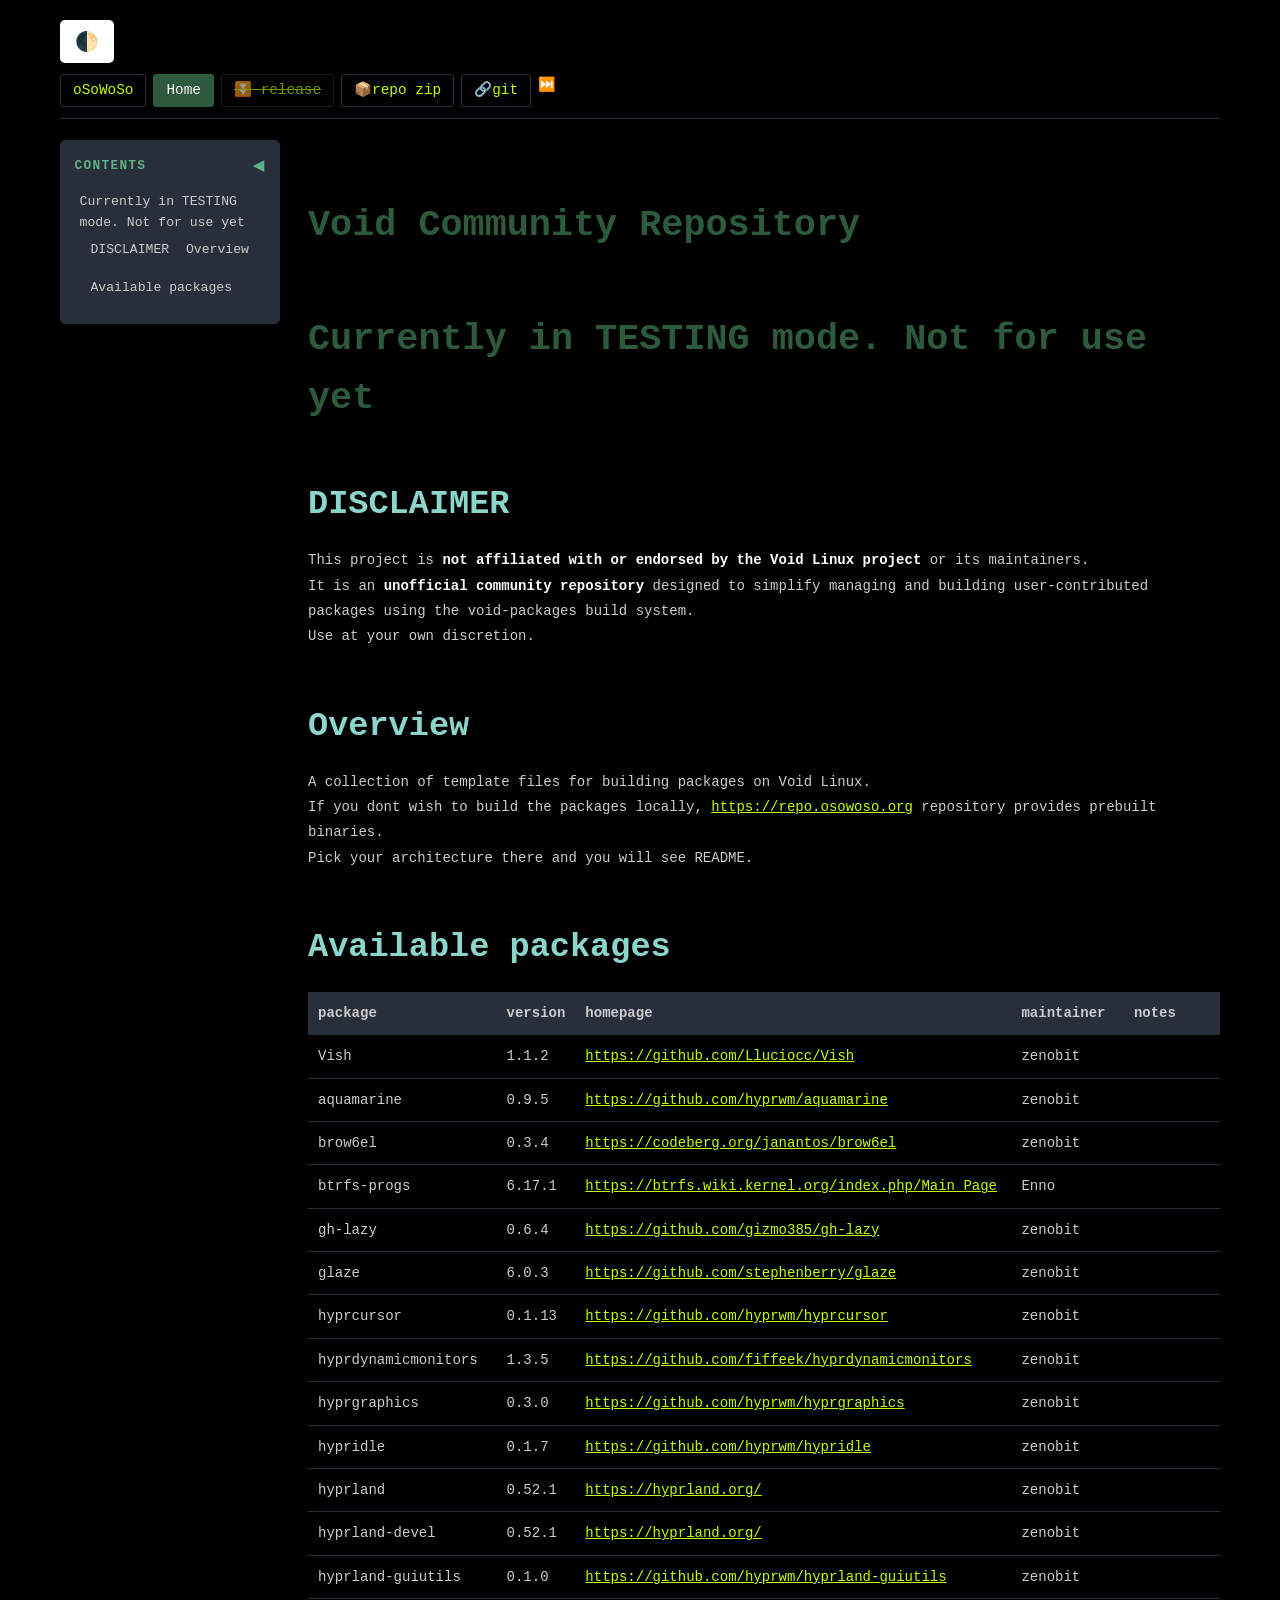
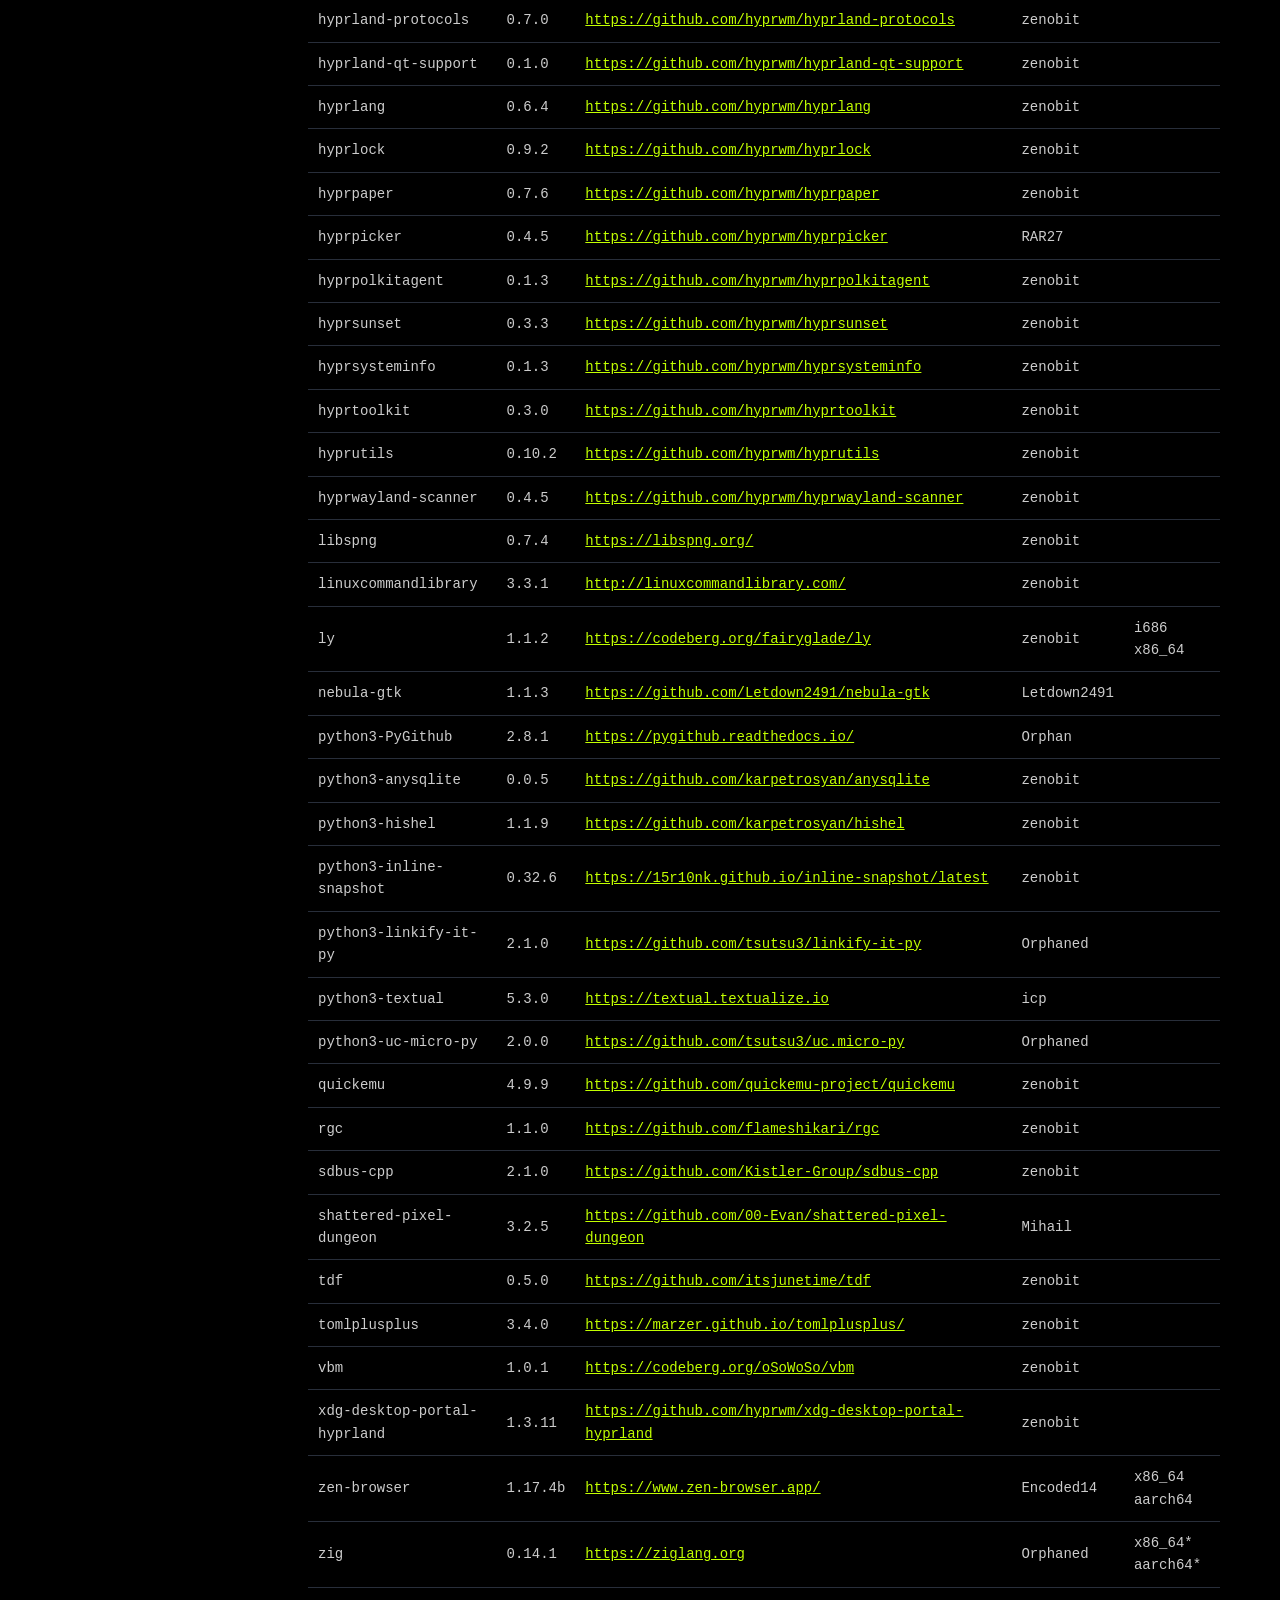
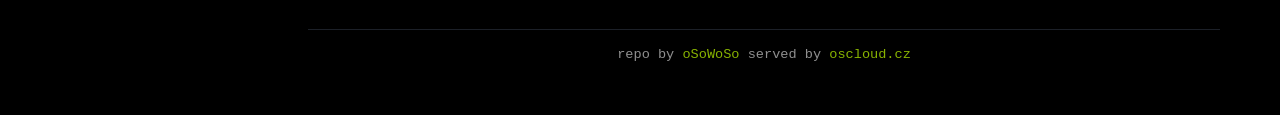
<file: index.html>
<!DOCTYPE html>
<html xmlns="http://www.w3.org/1999/xhtml" lang="" xml:lang="">
<head>
  <meta charset="utf-8" />
  <meta name="generator" content="pandoc" />
  <meta name="viewport" content="width=device-width, initial-scale=1.0, user-scalable=yes" />
  <title>Void Community Repository</title>
  <style>
    code{white-space: pre-wrap;}
    span.smallcaps{font-variant: small-caps;}
    div.columns{display: flex; gap: min(4vw, 1.5em);}
    div.column{flex: auto; overflow-x: auto;}
    div.hanging-indent{margin-left: 1.5em; text-indent: -1.5em;}
    /* The extra [class] is a hack that increases specificity enough to
       override a similar rule in reveal.js */
    ul.task-list[class]{list-style: none;}
    ul.task-list li input[type="checkbox"] {
      font-size: inherit;
      width: 0.8em;
      margin: 0 0.8em 0.2em -1.6em;
      vertical-align: middle;
    }
    .display.math{display: block; text-align: center; margin: 0.5rem auto;}
  </style>
  <link rel="stylesheet" href="style.css" />
</head>
<body>
<button class="theme-toggle" onclick="toggleTheme()">🌓</button>
<script>
  function toggleTheme(){
    const html=document.documentElement;
    const current=html.getAttribute("data-theme")||"dark";
    const next=current==="dark"?"light":"dark";
    html.setAttribute("data-theme",next);
    localStorage.setItem("theme",next)
  }
  (function(){
    const saved=localStorage.getItem("theme")||"dark";
    document.documentElement.setAttribute("data-theme",saved)
  })();
</script>
<script>
  document.addEventListener("DOMContentLoaded", function () {
    const toc = document.getElementById("TOC");
    if (!toc) return;

    // Add toc-title with toggle button
    const titleEl = document.createElement("div");
    titleEl.id = "toc-title";
    titleEl.innerHTML = '<span>Contents</span><span id="toc-toggle-icon">◀</span>';
    toc.insertBefore(titleEl, toc.firstChild);

    // Wrap TOC + the rest of the content in .page-wrapper
    const body = document.body;
    const wrapper = document.createElement("div");
    wrapper.className = "page-wrapper";

    // Find all elements after <nav> (main nav menu)
    const topNav = document.querySelector("body > nav");
    const siblings = [];
    let el = topNav ? topNav.nextElementSibling : body.firstElementChild;
    while (el) {
      siblings.push(el);
      el = el.nextElementSibling;
    }

    siblings.forEach((s) => wrapper.appendChild(s));
    body.appendChild(wrapper);

    // Wrap main content (everything except TOC) in .main-content
    const mainContent = document.createElement("div");
    mainContent.className = "main-content";
    Array.from(wrapper.children).forEach((child) => {
      if (child.id !== "TOC") mainContent.appendChild(child);
    });
    wrapper.appendChild(mainContent);

    // Collapsible toggle
    const icon = document.getElementById("toc-toggle-icon");
    const saved = localStorage.getItem("toc-collapsed");
    if (saved === "true") {
      toc.classList.add("collapsed");
      icon.textContent = "▶";
    }

    titleEl.addEventListener("click", function () {
      toc.classList.toggle("collapsed");
      const isCollapsed = toc.classList.contains("collapsed");
      icon.textContent = isCollapsed ? "▶" : "◀";
      localStorage.setItem("toc-collapsed", isCollapsed);
    });
  });
</script>
<nav><ul>
  <li><a href="https://osowoso.org">oSoWoSo</a></li>
  <li><a href="index.html" class="active">Home</a></li>
  <li><a class="no-release" href="https://github.com/oSoWoSo/Void_Community_Repository/releases/latest">⏬ release</a></li>
  <li><a href="https://github.com/oSoWoSo/Void_Community_Repository/archive/refs/heads/main.zip">📦repo zip</a></li>
  <li><a href="https://github.com/oSoWoSo/Void_Community_Repository">🔗git</a></li>
  <li>⏭️</a></li>
</ul></nav>
<header id="title-block-header">
<h1 class="title">Void Community Repository</h1>
</header>
<nav id="TOC" role="doc-toc">
<ul>
<li><a href="#currently-in-testing-mode-not-for-use-yet"
id="toc-currently-in-testing-mode-not-for-use-yet">Currently in TESTING
mode. Not for use yet</a>
<ul>
<li><a href="#disclaimer" id="toc-disclaimer">DISCLAIMER</a></li>
<li><a href="#overview" id="toc-overview">Overview</a></li>
<li><a href="#available-packages" id="toc-available-packages">Available
packages</a></li>
</ul></li>
</ul>
</nav>
<h1 id="currently-in-testing-mode-not-for-use-yet">Currently in TESTING
mode. Not for use yet</h1>
<h2 id="disclaimer">DISCLAIMER</h2>
<p>This project is <strong>not affiliated with or endorsed by the Void
Linux project</strong> or its maintainers.<br />
It is an <strong>unofficial community repository</strong> designed to
simplify managing and building user-contributed packages using the
void-packages build system.<br />
Use at your own discretion.</p>
<h2 id="overview">Overview</h2>
<p>A collection of template files for building packages on Void
Linux.<br />
If you dont wish to build the packages locally, <a
href="https://repo.osowoso.org">https://repo.osowoso.org</a> repository
provides prebuilt binaries.<br />
Pick your architecture there and you will see README.</p>
<h2 id="available-packages">Available packages</h2>
<table>
<thead>
<tr class="header">
<th style="text-align: left;">package</th>
<th style="text-align: left;">version</th>
<th style="text-align: left;">homepage</th>
<th style="text-align: left;">maintainer</th>
<th style="text-align: left;">notes</th>
</tr>
</thead>
<tbody>
<tr class="odd">
<td style="text-align: left;">Vish</td>
<td style="text-align: left;">1.1.2</td>
<td style="text-align: left;"><a
href="https://github.com/Lluciocc/Vish">https://github.com/Lluciocc/Vish</a></td>
<td style="text-align: left;">zenobit</td>
<td style="text-align: left;"></td>
</tr>
<tr class="even">
<td style="text-align: left;">aquamarine</td>
<td style="text-align: left;">0.9.5</td>
<td style="text-align: left;"><a
href="https://github.com/hyprwm/aquamarine">https://github.com/hyprwm/aquamarine</a></td>
<td style="text-align: left;">zenobit</td>
<td style="text-align: left;"></td>
</tr>
<tr class="odd">
<td style="text-align: left;">brow6el</td>
<td style="text-align: left;">0.3.4</td>
<td style="text-align: left;"><a
href="https://codeberg.org/janantos/brow6el">https://codeberg.org/janantos/brow6el</a></td>
<td style="text-align: left;">zenobit</td>
<td style="text-align: left;"></td>
</tr>
<tr class="even">
<td style="text-align: left;">btrfs-progs</td>
<td style="text-align: left;">6.17.1</td>
<td style="text-align: left;"><a
href="https://btrfs.wiki.kernel.org/index.php/Main_Page">https://btrfs.wiki.kernel.org/index.php/Main_Page</a></td>
<td style="text-align: left;">Enno</td>
<td style="text-align: left;"></td>
</tr>
<tr class="odd">
<td style="text-align: left;">gh-lazy</td>
<td style="text-align: left;">0.6.4</td>
<td style="text-align: left;"><a
href="https://github.com/gizmo385/gh-lazy">https://github.com/gizmo385/gh-lazy</a></td>
<td style="text-align: left;">zenobit</td>
<td style="text-align: left;"></td>
</tr>
<tr class="even">
<td style="text-align: left;">glaze</td>
<td style="text-align: left;">6.0.3</td>
<td style="text-align: left;"><a
href="https://github.com/stephenberry/glaze">https://github.com/stephenberry/glaze</a></td>
<td style="text-align: left;">zenobit</td>
<td style="text-align: left;"></td>
</tr>
<tr class="odd">
<td style="text-align: left;">hyprcursor</td>
<td style="text-align: left;">0.1.13</td>
<td style="text-align: left;"><a
href="https://github.com/hyprwm/hyprcursor">https://github.com/hyprwm/hyprcursor</a></td>
<td style="text-align: left;">zenobit</td>
<td style="text-align: left;"></td>
</tr>
<tr class="even">
<td style="text-align: left;">hyprdynamicmonitors</td>
<td style="text-align: left;">1.3.5</td>
<td style="text-align: left;"><a
href="https://github.com/fiffeek/hyprdynamicmonitors">https://github.com/fiffeek/hyprdynamicmonitors</a></td>
<td style="text-align: left;">zenobit</td>
<td style="text-align: left;"></td>
</tr>
<tr class="odd">
<td style="text-align: left;">hyprgraphics</td>
<td style="text-align: left;">0.3.0</td>
<td style="text-align: left;"><a
href="https://github.com/hyprwm/hyprgraphics">https://github.com/hyprwm/hyprgraphics</a></td>
<td style="text-align: left;">zenobit</td>
<td style="text-align: left;"></td>
</tr>
<tr class="even">
<td style="text-align: left;">hypridle</td>
<td style="text-align: left;">0.1.7</td>
<td style="text-align: left;"><a
href="https://github.com/hyprwm/hypridle">https://github.com/hyprwm/hypridle</a></td>
<td style="text-align: left;">zenobit</td>
<td style="text-align: left;"></td>
</tr>
<tr class="odd">
<td style="text-align: left;">hyprland</td>
<td style="text-align: left;">0.52.1</td>
<td style="text-align: left;"><a
href="https://hyprland.org/">https://hyprland.org/</a></td>
<td style="text-align: left;">zenobit</td>
<td style="text-align: left;"></td>
</tr>
<tr class="even">
<td style="text-align: left;">hyprland-devel</td>
<td style="text-align: left;">0.52.1</td>
<td style="text-align: left;"><a
href="https://hyprland.org/">https://hyprland.org/</a></td>
<td style="text-align: left;">zenobit</td>
<td style="text-align: left;"></td>
</tr>
<tr class="odd">
<td style="text-align: left;">hyprland-guiutils</td>
<td style="text-align: left;">0.1.0</td>
<td style="text-align: left;"><a
href="https://github.com/hyprwm/hyprland-guiutils">https://github.com/hyprwm/hyprland-guiutils</a></td>
<td style="text-align: left;">zenobit</td>
<td style="text-align: left;"></td>
</tr>
<tr class="even">
<td style="text-align: left;">hyprland-protocols</td>
<td style="text-align: left;">0.7.0</td>
<td style="text-align: left;"><a
href="https://github.com/hyprwm/hyprland-protocols">https://github.com/hyprwm/hyprland-protocols</a></td>
<td style="text-align: left;">zenobit</td>
<td style="text-align: left;"></td>
</tr>
<tr class="odd">
<td style="text-align: left;">hyprland-qt-support</td>
<td style="text-align: left;">0.1.0</td>
<td style="text-align: left;"><a
href="https://github.com/hyprwm/hyprland-qt-support">https://github.com/hyprwm/hyprland-qt-support</a></td>
<td style="text-align: left;">zenobit</td>
<td style="text-align: left;"></td>
</tr>
<tr class="even">
<td style="text-align: left;">hyprlang</td>
<td style="text-align: left;">0.6.4</td>
<td style="text-align: left;"><a
href="https://github.com/hyprwm/hyprlang">https://github.com/hyprwm/hyprlang</a></td>
<td style="text-align: left;">zenobit</td>
<td style="text-align: left;"></td>
</tr>
<tr class="odd">
<td style="text-align: left;">hyprlock</td>
<td style="text-align: left;">0.9.2</td>
<td style="text-align: left;"><a
href="https://github.com/hyprwm/hyprlock">https://github.com/hyprwm/hyprlock</a></td>
<td style="text-align: left;">zenobit</td>
<td style="text-align: left;"></td>
</tr>
<tr class="even">
<td style="text-align: left;">hyprpaper</td>
<td style="text-align: left;">0.7.6</td>
<td style="text-align: left;"><a
href="https://github.com/hyprwm/hyprpaper">https://github.com/hyprwm/hyprpaper</a></td>
<td style="text-align: left;">zenobit</td>
<td style="text-align: left;"></td>
</tr>
<tr class="odd">
<td style="text-align: left;">hyprpicker</td>
<td style="text-align: left;">0.4.5</td>
<td style="text-align: left;"><a
href="https://github.com/hyprwm/hyprpicker">https://github.com/hyprwm/hyprpicker</a></td>
<td style="text-align: left;">RAR27</td>
<td style="text-align: left;"></td>
</tr>
<tr class="even">
<td style="text-align: left;">hyprpolkitagent</td>
<td style="text-align: left;">0.1.3</td>
<td style="text-align: left;"><a
href="https://github.com/hyprwm/hyprpolkitagent">https://github.com/hyprwm/hyprpolkitagent</a></td>
<td style="text-align: left;">zenobit</td>
<td style="text-align: left;"></td>
</tr>
<tr class="odd">
<td style="text-align: left;">hyprsunset</td>
<td style="text-align: left;">0.3.3</td>
<td style="text-align: left;"><a
href="https://github.com/hyprwm/hyprsunset">https://github.com/hyprwm/hyprsunset</a></td>
<td style="text-align: left;">zenobit</td>
<td style="text-align: left;"></td>
</tr>
<tr class="even">
<td style="text-align: left;">hyprsysteminfo</td>
<td style="text-align: left;">0.1.3</td>
<td style="text-align: left;"><a
href="https://github.com/hyprwm/hyprsysteminfo">https://github.com/hyprwm/hyprsysteminfo</a></td>
<td style="text-align: left;">zenobit</td>
<td style="text-align: left;"></td>
</tr>
<tr class="odd">
<td style="text-align: left;">hyprtoolkit</td>
<td style="text-align: left;">0.3.0</td>
<td style="text-align: left;"><a
href="https://github.com/hyprwm/hyprtoolkit">https://github.com/hyprwm/hyprtoolkit</a></td>
<td style="text-align: left;">zenobit</td>
<td style="text-align: left;"></td>
</tr>
<tr class="even">
<td style="text-align: left;">hyprutils</td>
<td style="text-align: left;">0.10.2</td>
<td style="text-align: left;"><a
href="https://github.com/hyprwm/hyprutils">https://github.com/hyprwm/hyprutils</a></td>
<td style="text-align: left;">zenobit</td>
<td style="text-align: left;"></td>
</tr>
<tr class="odd">
<td style="text-align: left;">hyprwayland-scanner</td>
<td style="text-align: left;">0.4.5</td>
<td style="text-align: left;"><a
href="https://github.com/hyprwm/hyprwayland-scanner">https://github.com/hyprwm/hyprwayland-scanner</a></td>
<td style="text-align: left;">zenobit</td>
<td style="text-align: left;"></td>
</tr>
<tr class="even">
<td style="text-align: left;">libspng</td>
<td style="text-align: left;">0.7.4</td>
<td style="text-align: left;"><a
href="https://libspng.org/">https://libspng.org/</a></td>
<td style="text-align: left;">zenobit</td>
<td style="text-align: left;"></td>
</tr>
<tr class="odd">
<td style="text-align: left;">linuxcommandlibrary</td>
<td style="text-align: left;">3.3.1</td>
<td style="text-align: left;"><a
href="http://linuxcommandlibrary.com/">http://linuxcommandlibrary.com/</a></td>
<td style="text-align: left;">zenobit</td>
<td style="text-align: left;"></td>
</tr>
<tr class="even">
<td style="text-align: left;">ly</td>
<td style="text-align: left;">1.1.2</td>
<td style="text-align: left;"><a
href="https://codeberg.org/fairyglade/ly">https://codeberg.org/fairyglade/ly</a></td>
<td style="text-align: left;">zenobit</td>
<td style="text-align: left;">i686 x86_64</td>
</tr>
<tr class="odd">
<td style="text-align: left;">nebula-gtk</td>
<td style="text-align: left;">1.1.3</td>
<td style="text-align: left;"><a
href="https://github.com/Letdown2491/nebula-gtk">https://github.com/Letdown2491/nebula-gtk</a></td>
<td style="text-align: left;">Letdown2491</td>
<td style="text-align: left;"></td>
</tr>
<tr class="even">
<td style="text-align: left;">python3-PyGithub</td>
<td style="text-align: left;">2.8.1</td>
<td style="text-align: left;"><a
href="https://pygithub.readthedocs.io/">https://pygithub.readthedocs.io/</a></td>
<td style="text-align: left;">Orphan</td>
<td style="text-align: left;"></td>
</tr>
<tr class="odd">
<td style="text-align: left;">python3-anysqlite</td>
<td style="text-align: left;">0.0.5</td>
<td style="text-align: left;"><a
href="https://github.com/karpetrosyan/anysqlite">https://github.com/karpetrosyan/anysqlite</a></td>
<td style="text-align: left;">zenobit</td>
<td style="text-align: left;"></td>
</tr>
<tr class="even">
<td style="text-align: left;">python3-hishel</td>
<td style="text-align: left;">1.1.9</td>
<td style="text-align: left;"><a
href="https://github.com/karpetrosyan/hishel">https://github.com/karpetrosyan/hishel</a></td>
<td style="text-align: left;">zenobit</td>
<td style="text-align: left;"></td>
</tr>
<tr class="odd">
<td style="text-align: left;">python3-inline-snapshot</td>
<td style="text-align: left;">0.32.6</td>
<td style="text-align: left;"><a
href="https://15r10nk.github.io/inline-snapshot/latest">https://15r10nk.github.io/inline-snapshot/latest</a></td>
<td style="text-align: left;">zenobit</td>
<td style="text-align: left;"></td>
</tr>
<tr class="even">
<td style="text-align: left;">python3-linkify-it-py</td>
<td style="text-align: left;">2.1.0</td>
<td style="text-align: left;"><a
href="https://github.com/tsutsu3/linkify-it-py">https://github.com/tsutsu3/linkify-it-py</a></td>
<td style="text-align: left;">Orphaned</td>
<td style="text-align: left;"></td>
</tr>
<tr class="odd">
<td style="text-align: left;">python3-textual</td>
<td style="text-align: left;">5.3.0</td>
<td style="text-align: left;"><a
href="https://textual.textualize.io">https://textual.textualize.io</a></td>
<td style="text-align: left;">icp</td>
<td style="text-align: left;"></td>
</tr>
<tr class="even">
<td style="text-align: left;">python3-uc-micro-py</td>
<td style="text-align: left;">2.0.0</td>
<td style="text-align: left;"><a
href="https://github.com/tsutsu3/uc.micro-py">https://github.com/tsutsu3/uc.micro-py</a></td>
<td style="text-align: left;">Orphaned</td>
<td style="text-align: left;"></td>
</tr>
<tr class="odd">
<td style="text-align: left;">quickemu</td>
<td style="text-align: left;">4.9.9</td>
<td style="text-align: left;"><a
href="https://github.com/quickemu-project/quickemu">https://github.com/quickemu-project/quickemu</a></td>
<td style="text-align: left;">zenobit</td>
<td style="text-align: left;"></td>
</tr>
<tr class="even">
<td style="text-align: left;">rgc</td>
<td style="text-align: left;">1.1.0</td>
<td style="text-align: left;"><a
href="https://github.com/flameshikari/rgc">https://github.com/flameshikari/rgc</a></td>
<td style="text-align: left;">zenobit</td>
<td style="text-align: left;"></td>
</tr>
<tr class="odd">
<td style="text-align: left;">sdbus-cpp</td>
<td style="text-align: left;">2.1.0</td>
<td style="text-align: left;"><a
href="https://github.com/Kistler-Group/sdbus-cpp">https://github.com/Kistler-Group/sdbus-cpp</a></td>
<td style="text-align: left;">zenobit</td>
<td style="text-align: left;"></td>
</tr>
<tr class="even">
<td style="text-align: left;">shattered-pixel-dungeon</td>
<td style="text-align: left;">3.2.5</td>
<td style="text-align: left;"><a
href="https://github.com/00-Evan/shattered-pixel-dungeon">https://github.com/00-Evan/shattered-pixel-dungeon</a></td>
<td style="text-align: left;">Mihail</td>
<td style="text-align: left;"></td>
</tr>
<tr class="odd">
<td style="text-align: left;">tdf</td>
<td style="text-align: left;">0.5.0</td>
<td style="text-align: left;"><a
href="https://github.com/itsjunetime/tdf">https://github.com/itsjunetime/tdf</a></td>
<td style="text-align: left;">zenobit</td>
<td style="text-align: left;"></td>
</tr>
<tr class="even">
<td style="text-align: left;">tomlplusplus</td>
<td style="text-align: left;">3.4.0</td>
<td style="text-align: left;"><a
href="https://marzer.github.io/tomlplusplus/">https://marzer.github.io/tomlplusplus/</a></td>
<td style="text-align: left;">zenobit</td>
<td style="text-align: left;"></td>
</tr>
<tr class="odd">
<td style="text-align: left;">vbm</td>
<td style="text-align: left;">1.0.1</td>
<td style="text-align: left;"><a
href="https://codeberg.org/oSoWoSo/vbm">https://codeberg.org/oSoWoSo/vbm</a></td>
<td style="text-align: left;">zenobit</td>
<td style="text-align: left;"></td>
</tr>
<tr class="even">
<td style="text-align: left;">xdg-desktop-portal-hyprland</td>
<td style="text-align: left;">1.3.11</td>
<td style="text-align: left;"><a
href="https://github.com/hyprwm/xdg-desktop-portal-hyprland">https://github.com/hyprwm/xdg-desktop-portal-hyprland</a></td>
<td style="text-align: left;">zenobit</td>
<td style="text-align: left;"></td>
</tr>
<tr class="odd">
<td style="text-align: left;">zen-browser</td>
<td style="text-align: left;">1.17.4b</td>
<td style="text-align: left;"><a
href="https://www.zen-browser.app/">https://www.zen-browser.app/</a></td>
<td style="text-align: left;">Encoded14</td>
<td style="text-align: left;">x86_64 aarch64</td>
</tr>
<tr class="even">
<td style="text-align: left;">zig</td>
<td style="text-align: left;">0.14.1</td>
<td style="text-align: left;"><a
href="https://ziglang.org">https://ziglang.org</a></td>
<td style="text-align: left;">Orphaned</td>
<td style="text-align: left;">x86_64* aarch64*</td>
</tr>
</tbody>
</table>
<footer>
  <p>repo by <a href="https://osowoso.org">oSoWoSo</a> served by <a href="https://oscloud.cz">oscloud.cz</a></p>
</footer>
<script>
(function () {
  function hexToRgb(hex) {
    hex = hex.trim().replace(/^#/, '');
    if (hex.length === 3) hex = hex.split('').map(c => c + c).join('');
    const n = parseInt(hex, 16);
    return [n >> 16 & 255, n >> 8 & 255, n & 255];
  }

  function clamp(v, min, max) {
    return Math.min(Math.max(v, min), max);
  }

  function Color(r, g, b) {
    this.r = r / 255;
    this.g = g / 255;
    this.b = b / 255;
  }

  Color.prototype.applyFilter = function (funcs) {
    let [r, g, b] = [this.r * 255, this.g * 255, this.b * 255];

    function multiply(matrix) {
      const nr = clamp(r * matrix[0] + g * matrix[1] + b * matrix[2], 0, 255);
      const ng = clamp(r * matrix[3] + g * matrix[4] + b * matrix[5], 0, 255);
      const nb = clamp(r * matrix[6] + g * matrix[7] + b * matrix[8], 0, 255);
      r = nr; g = ng; b = nb;
    }

    function hueRotate(angle) {
      const a = angle / 180 * Math.PI;
      const sin = Math.sin(a), cos = Math.cos(a);
      multiply([
        0.213 + cos*0.787 - sin*0.213, 0.715 - cos*0.715 - sin*0.715, 0.072 - cos*0.072 + sin*0.928,
        0.213 - cos*0.213 + sin*0.143, 0.715 + cos*0.285 + sin*0.140, 0.072 - cos*0.072 - sin*0.283,
        0.213 - cos*0.213 - sin*0.787, 0.715 - cos*0.715 + sin*0.715, 0.072 + cos*0.928 + sin*0.072,
      ]);
    }

    function sepia(v) {
      multiply([
        0.393 + 0.607*(1-v), 0.769 - 0.769*(1-v), 0.189 - 0.189*(1-v),
        0.349 - 0.349*(1-v), 0.686 + 0.314*(1-v), 0.168 - 0.168*(1-v),
        0.272 - 0.272*(1-v), 0.534 - 0.534*(1-v), 0.131 + 0.869*(1-v),
      ]);
    }

    function saturate(v) {
      multiply([
        0.213 + 0.787*v, 0.715 - 0.715*v, 0.072 - 0.072*v,
        0.213 - 0.213*v, 0.715 + 0.285*v, 0.072 - 0.072*v,
        0.213 - 0.213*v, 0.715 - 0.715*v, 0.072 + 0.928*v,
      ]);
    }

    for (const [fn, val] of funcs) {
      if (fn === 'invert')    { r = clamp((1-r/255)*255*val + r/255*255*(1-val),0,255); g = clamp((1-g/255)*255*val + g/255*255*(1-val),0,255); b = clamp((1-b/255)*255*val + b/255*255*(1-val),0,255); }
      if (fn === 'sepia')     sepia(val);
      if (fn === 'saturate')  saturate(val);
      if (fn === 'hueRotate') hueRotate(val);
      if (fn === 'brightness'){ r = clamp(r*val,0,255); g = clamp(g*val,0,255); b = clamp(b*val,0,255); }
    }

    return new Color(r, g, b);
  };

  function loss(result, target) {
    return (
      Math.pow(result.r*255 - target.r*255, 2) +
      Math.pow(result.g*255 - target.g*255, 2) +
      Math.pow(result.b*255 - target.b*255, 2)
    );
  }

  function solve(target) {
    function css(v) {
      return [
        ['invert',    clamp(v[0], 0, 1)],
        ['sepia',     clamp(v[1], 0, 1)],
        ['saturate',  clamp(v[2], 0, 20)],
        ['hueRotate', clamp(v[3], 0, 360)],
        ['brightness',clamp(v[4], 0, 10)],
        ['brightness',clamp(v[5], 0, 10)],
      ];
    }

    function score(v) {
      return loss(new Color(0,0,0).applyFilter(css(v)), target);
    }

    let best = null, bestScore = Infinity;
    for (let i = 0; i < 30; i++) {
      let v = [Math.random(), Math.random(), Math.random()*10, Math.random()*360, Math.random()*2, Math.random()*2];
      for (let step = 1; step > 0.0001; step *= 0.9) {
        for (let j = 0; j < v.length; j++) {
          const orig = v[j];
          v[j] += step * (Math.random() > 0.5 ? 1 : -1);
          const s = score(v);
          if (s < bestScore) { bestScore = s; best = [...v]; }
          else v[j] = orig;
        }
      }
    }

    const f = css(best);
    return [
      `invert(${(clamp(f[0][1],0,1)*100).toFixed(0)}%)`,
      `sepia(${(clamp(f[1][1],0,1)*100).toFixed(0)}%)`,
      `saturate(${(clamp(f[2][1],0,20)*100).toFixed(0)}%)`,
      `hue-rotate(${clamp(f[3][1],0,360).toFixed(0)}deg)`,
      `brightness(${(clamp(f[4][1],0,10)*100).toFixed(0)}%)`,
      `brightness(${(clamp(f[5][1],0,10)*100).toFixed(0)}%)`,
    ].join(' ');
  }

  // Cache solved filters per color so theme switching is instant
  const cache = {};

  function applyIconColor() {
    const raw = getComputedStyle(document.documentElement)
      .getPropertyValue('--color-icon').trim();
    if (!raw) return false;

    let rgb;
    if (raw.startsWith('#')) {
      rgb = hexToRgb(raw);
    } else if (raw.startsWith('rgb')) {
      rgb = raw.match(/\d+/g).map(Number).slice(0, 3);
    } else {
      return false;
    }

    const key = rgb.join(',');
    if (!cache[key]) {
      cache[key] = solve(new Color(...rgb));
    }

    document.documentElement.style.setProperty('--filter-icon', cache[key]);
    return true;
  }

  function init() {
    if (!applyIconColor()) return;

    // Watch for data-theme attribute changes on <html> — re-apply immediately
    new MutationObserver(function(mutations) {
      for (const m of mutations) {
        if (m.attributeName === 'data-theme') {
          applyIconColor();
          break;
        }
      }
    }).observe(document.documentElement, { attributes: true });
  }

  if (document.readyState === 'loading') {
    document.addEventListener('DOMContentLoaded', init);
  } else {
    init();
  }
})();
</script>
</body>
</html>
</file>
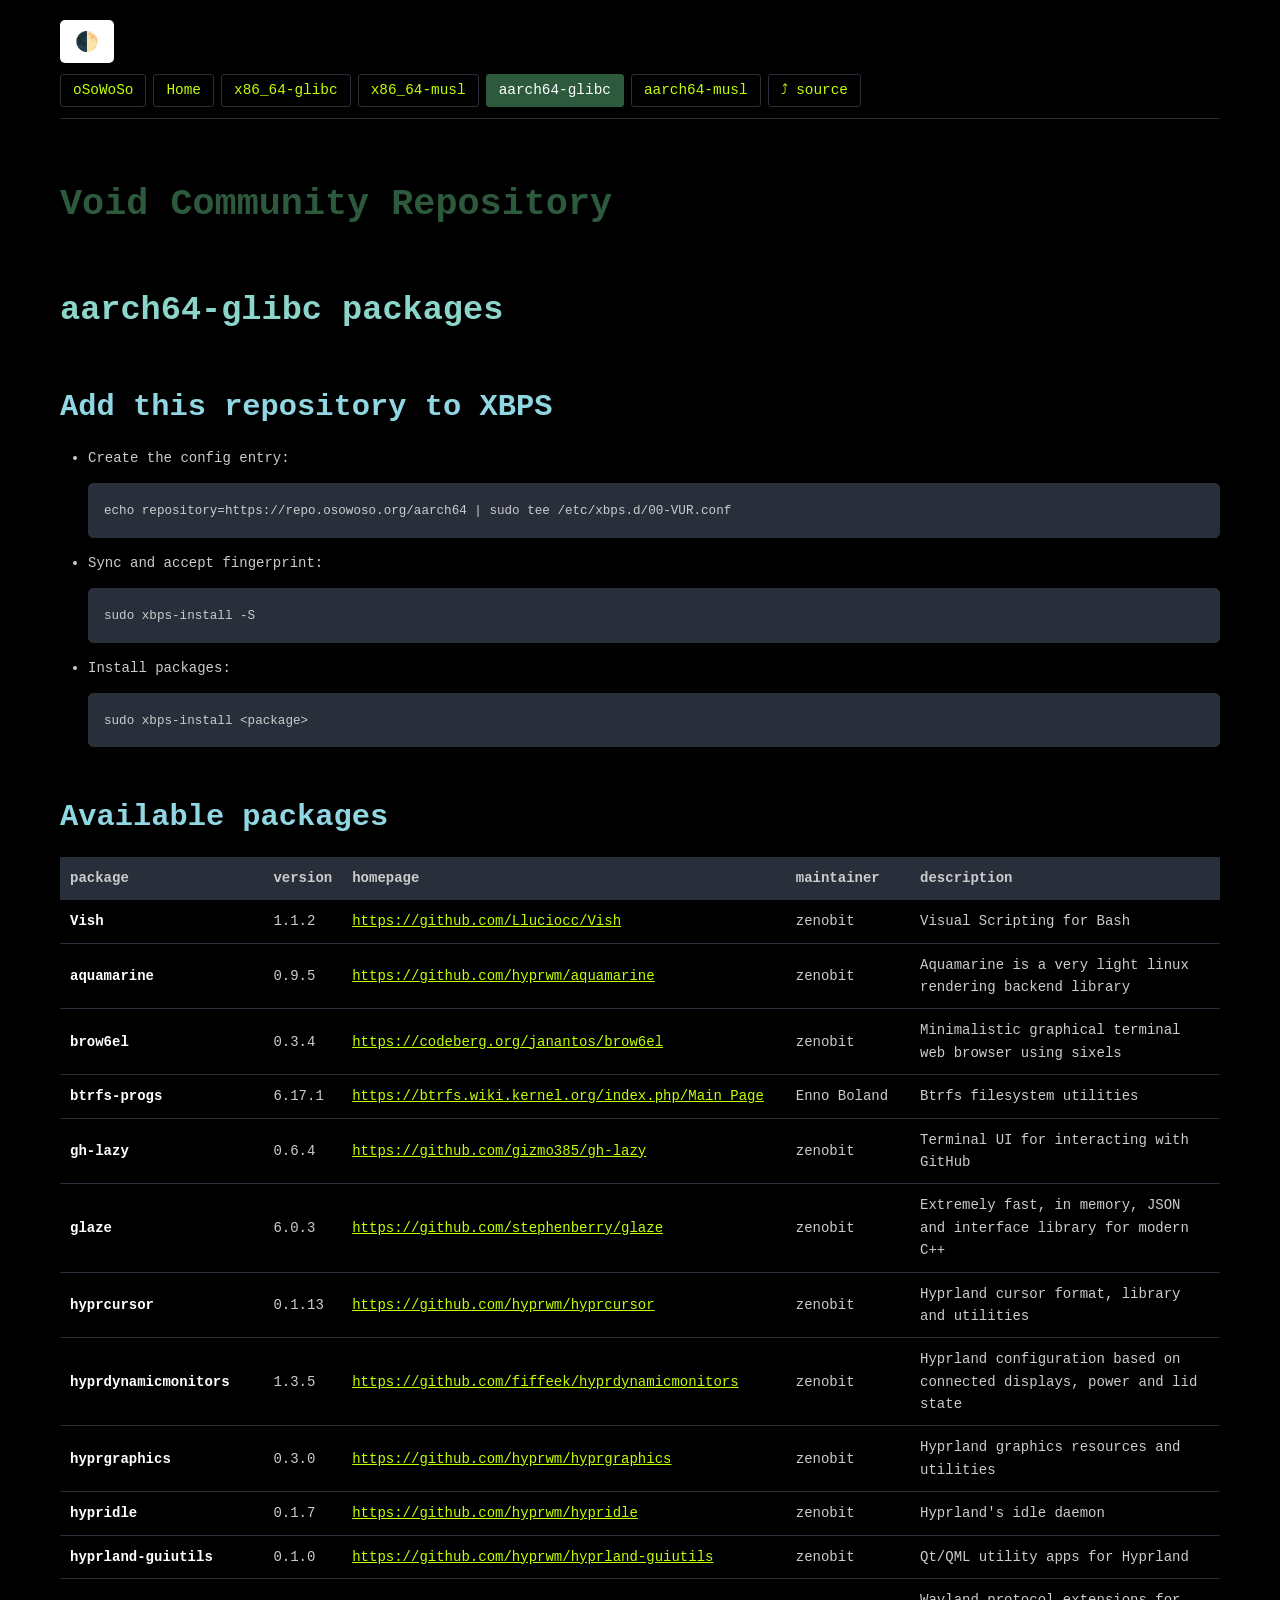
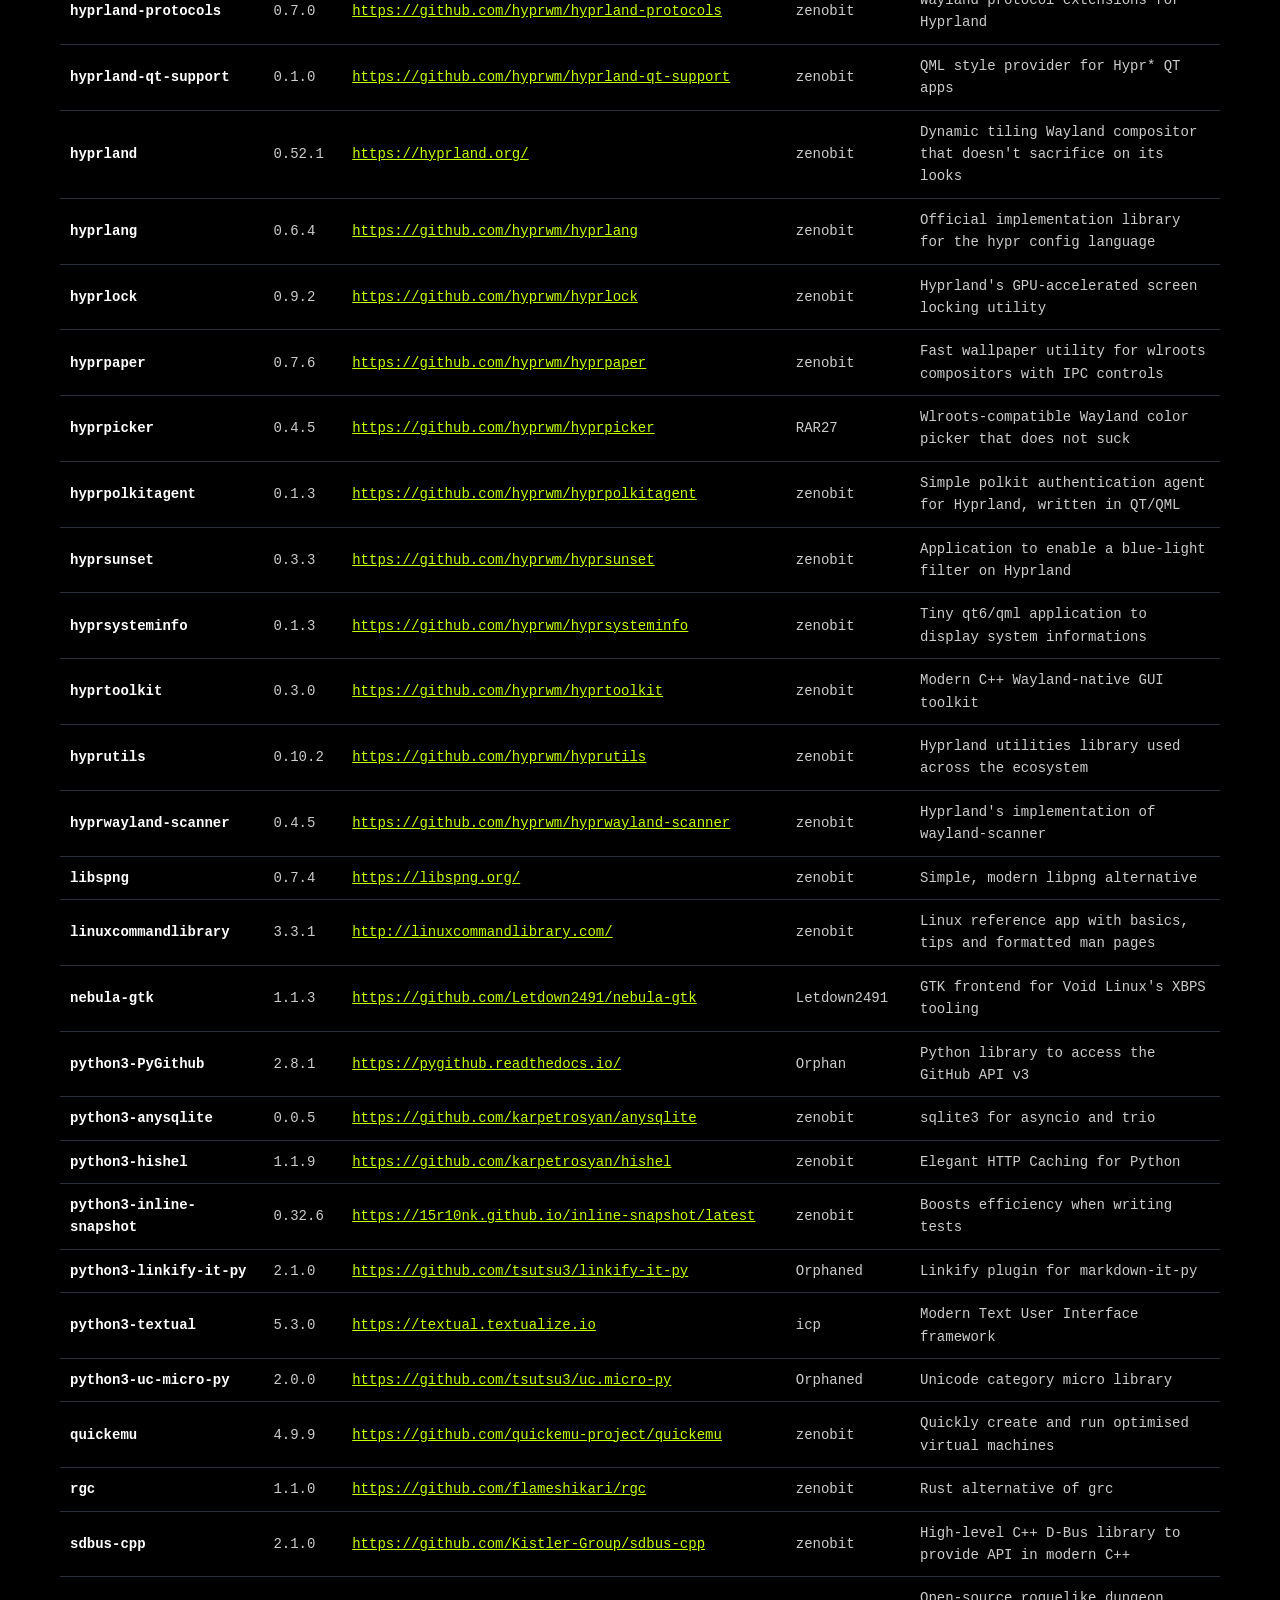
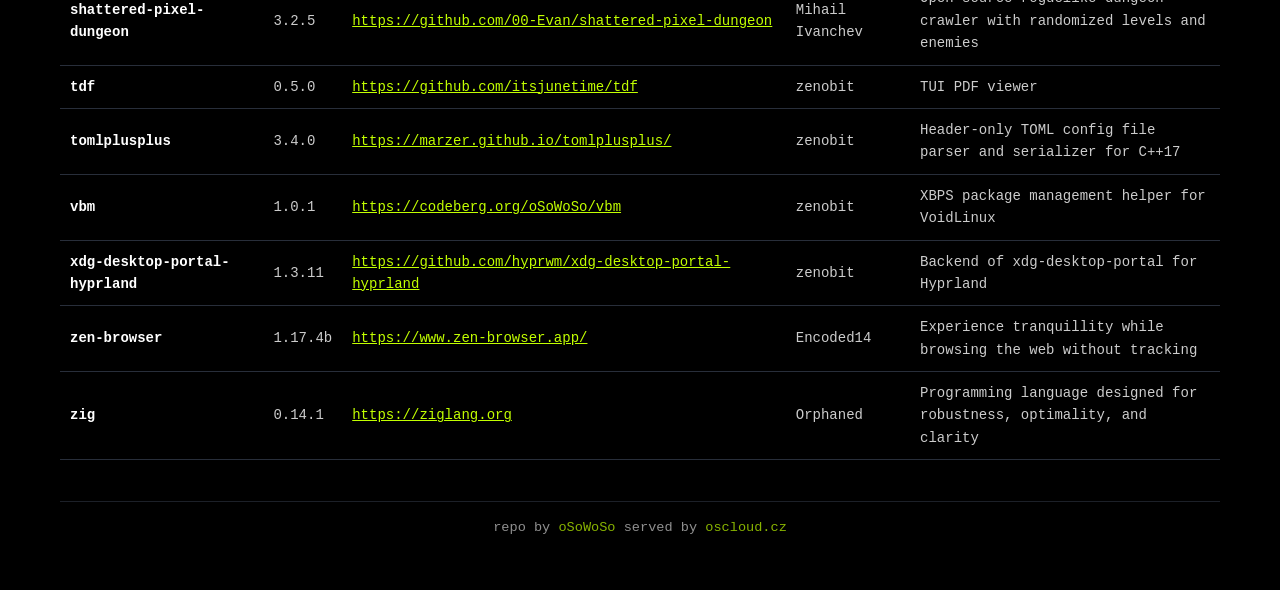
<file: aarch64-glibc/index.html>
<!DOCTYPE html>
<html lang="en">
<head>
  <meta charset="utf-8" />
  <meta name="viewport" content="width=device-width, initial-scale=1.0, user-scalable=yes" />
  <title>Void Community Repository — aarch64-glibc</title>
  <link rel="stylesheet" href="../style.css" />
  <link rel="icon" href="../favicon.ico" />
</head>
<body>
<button class="theme-toggle" onclick="toggleTheme()">🌓</button>
<script>
  function toggleTheme(){
    const html=document.documentElement;
    const current=html.getAttribute("data-theme")||"dark";
    const next=current==="dark"?"light":"dark";
    html.setAttribute("data-theme",next);
    localStorage.setItem("theme",next)
  }
  (function(){
    const saved=localStorage.getItem("theme")||"dark";
    document.documentElement.setAttribute("data-theme",saved)
  })();
</script>
<nav><ul>
  <li><a href="https://osowoso.org">oSoWoSo</a></li>
  <li><a href="../index.html">Home</a></li>
  <li><a href="../x86_64-glibc/">x86_64-glibc</a></li>
  <li><a href="../x86_64-musl/">x86_64-musl</a></li>
  <li><a href="." class="active">aarch64-glibc</a></li>
  <li><a href="../aarch64-musl/">aarch64-musl</a></li>
  <li><a href="https://github.com/oSoWoSo/Void_Community_Repository">&#x2934; source</a></li>
</ul></nav>
<header id="title-block-header">
<h1 class="title">Void Community Repository</h1>
</header>
<h2>aarch64-glibc packages</h2>
<h3 id="add-repo">Add this repository to XBPS</h3>
<ol>
<li>Create the config entry:
<pre><code>echo repository=https://repo.osowoso.org/aarch64 | sudo tee /etc/xbps.d/00-VUR.conf</code></pre>
</li>
<li>Sync and accept fingerprint:
<pre><code>sudo xbps-install -S</code></pre>
</li>
<li>Install packages:
<pre><code>sudo xbps-install &lt;package&gt;</code></pre>
</li>
</ol>
<h3 id="packages">Available packages</h3>
<table>
<thead><tr>
  <th>package</th><th>version</th><th>homepage</th><th>maintainer</th><th>description</th>
</tr></thead>
<tbody>
<tr><td><strong>Vish</strong></td><td>1.1.2</td><td><a href="https://github.com/Lluciocc/Vish">https://github.com/Lluciocc/Vish</a></td><td>zenobit</td><td>Visual Scripting for Bash</td></tr>
<tr><td><strong>aquamarine</strong></td><td>0.9.5</td><td><a href="https://github.com/hyprwm/aquamarine">https://github.com/hyprwm/aquamarine</a></td><td>zenobit</td><td>Aquamarine is a very light linux rendering backend library</td></tr>
<tr><td><strong>brow6el</strong></td><td>0.3.4</td><td><a href="https://codeberg.org/janantos/brow6el">https://codeberg.org/janantos/brow6el</a></td><td>zenobit</td><td>Minimalistic graphical terminal web browser using sixels</td></tr>
<tr><td><strong>btrfs-progs</strong></td><td>6.17.1</td><td><a href="https://btrfs.wiki.kernel.org/index.php/Main_Page">https://btrfs.wiki.kernel.org/index.php/Main_Page</a></td><td>Enno Boland</td><td>Btrfs filesystem utilities</td></tr>
<tr><td><strong>gh-lazy</strong></td><td>0.6.4</td><td><a href="https://github.com/gizmo385/gh-lazy">https://github.com/gizmo385/gh-lazy</a></td><td>zenobit</td><td>Terminal UI for interacting with GitHub</td></tr>
<tr><td><strong>glaze</strong></td><td>6.0.3</td><td><a href="https://github.com/stephenberry/glaze">https://github.com/stephenberry/glaze</a></td><td>zenobit</td><td>Extremely fast, in memory, JSON and interface library for modern C++</td></tr>
<tr><td><strong>hyprcursor</strong></td><td>0.1.13</td><td><a href="https://github.com/hyprwm/hyprcursor">https://github.com/hyprwm/hyprcursor</a></td><td>zenobit</td><td>Hyprland cursor format, library and utilities</td></tr>
<tr><td><strong>hyprdynamicmonitors</strong></td><td>1.3.5</td><td><a href="https://github.com/fiffeek/hyprdynamicmonitors">https://github.com/fiffeek/hyprdynamicmonitors</a></td><td>zenobit</td><td>Hyprland configuration based on connected displays, power and lid state</td></tr>
<tr><td><strong>hyprgraphics</strong></td><td>0.3.0</td><td><a href="https://github.com/hyprwm/hyprgraphics">https://github.com/hyprwm/hyprgraphics</a></td><td>zenobit</td><td>Hyprland graphics resources and utilities</td></tr>
<tr><td><strong>hypridle</strong></td><td>0.1.7</td><td><a href="https://github.com/hyprwm/hypridle">https://github.com/hyprwm/hypridle</a></td><td>zenobit</td><td>Hyprland's idle daemon</td></tr>
<tr><td><strong>hyprland-guiutils</strong></td><td>0.1.0</td><td><a href="https://github.com/hyprwm/hyprland-guiutils">https://github.com/hyprwm/hyprland-guiutils</a></td><td>zenobit</td><td>Qt/QML utility apps for Hyprland</td></tr>
<tr><td><strong>hyprland-protocols</strong></td><td>0.7.0</td><td><a href="https://github.com/hyprwm/hyprland-protocols">https://github.com/hyprwm/hyprland-protocols</a></td><td>zenobit</td><td>Wayland protocol extensions for Hyprland</td></tr>
<tr><td><strong>hyprland-qt-support</strong></td><td>0.1.0</td><td><a href="https://github.com/hyprwm/hyprland-qt-support">https://github.com/hyprwm/hyprland-qt-support</a></td><td>zenobit</td><td>QML style provider for Hypr* QT apps</td></tr>
<tr><td><strong>hyprland</strong></td><td>0.52.1</td><td><a href="https://hyprland.org/">https://hyprland.org/</a></td><td>zenobit</td><td>Dynamic tiling Wayland compositor that doesn't sacrifice on its looks</td></tr>
<tr><td><strong>hyprlang</strong></td><td>0.6.4</td><td><a href="https://github.com/hyprwm/hyprlang">https://github.com/hyprwm/hyprlang</a></td><td>zenobit</td><td>Official implementation library for the hypr config language</td></tr>
<tr><td><strong>hyprlock</strong></td><td>0.9.2</td><td><a href="https://github.com/hyprwm/hyprlock">https://github.com/hyprwm/hyprlock</a></td><td>zenobit</td><td>Hyprland's GPU-accelerated screen locking utility</td></tr>
<tr><td><strong>hyprpaper</strong></td><td>0.7.6</td><td><a href="https://github.com/hyprwm/hyprpaper">https://github.com/hyprwm/hyprpaper</a></td><td>zenobit</td><td>Fast wallpaper utility for wlroots compositors with IPC controls</td></tr>
<tr><td><strong>hyprpicker</strong></td><td>0.4.5</td><td><a href="https://github.com/hyprwm/hyprpicker">https://github.com/hyprwm/hyprpicker</a></td><td>RAR27</td><td>Wlroots-compatible Wayland color picker that does not suck</td></tr>
<tr><td><strong>hyprpolkitagent</strong></td><td>0.1.3</td><td><a href="https://github.com/hyprwm/hyprpolkitagent">https://github.com/hyprwm/hyprpolkitagent</a></td><td>zenobit</td><td>Simple polkit authentication agent for Hyprland, written in QT/QML</td></tr>
<tr><td><strong>hyprsunset</strong></td><td>0.3.3</td><td><a href="https://github.com/hyprwm/hyprsunset">https://github.com/hyprwm/hyprsunset</a></td><td>zenobit</td><td>Application to enable a blue-light filter on Hyprland</td></tr>
<tr><td><strong>hyprsysteminfo</strong></td><td>0.1.3</td><td><a href="https://github.com/hyprwm/hyprsysteminfo">https://github.com/hyprwm/hyprsysteminfo</a></td><td>zenobit</td><td>Tiny qt6/qml application to display system informations</td></tr>
<tr><td><strong>hyprtoolkit</strong></td><td>0.3.0</td><td><a href="https://github.com/hyprwm/hyprtoolkit">https://github.com/hyprwm/hyprtoolkit</a></td><td>zenobit</td><td>Modern C++ Wayland-native GUI toolkit</td></tr>
<tr><td><strong>hyprutils</strong></td><td>0.10.2</td><td><a href="https://github.com/hyprwm/hyprutils">https://github.com/hyprwm/hyprutils</a></td><td>zenobit</td><td>Hyprland utilities library used across the ecosystem</td></tr>
<tr><td><strong>hyprwayland-scanner</strong></td><td>0.4.5</td><td><a href="https://github.com/hyprwm/hyprwayland-scanner">https://github.com/hyprwm/hyprwayland-scanner</a></td><td>zenobit</td><td>Hyprland's implementation of wayland-scanner</td></tr>
<tr><td><strong>libspng</strong></td><td>0.7.4</td><td><a href="https://libspng.org/">https://libspng.org/</a></td><td>zenobit</td><td>Simple, modern libpng alternative</td></tr>
<tr><td><strong>linuxcommandlibrary</strong></td><td>3.3.1</td><td><a href="http://linuxcommandlibrary.com/">http://linuxcommandlibrary.com/</a></td><td>zenobit</td><td>Linux reference app with basics, tips and formatted man pages</td></tr>
<tr><td><strong>nebula-gtk</strong></td><td>1.1.3</td><td><a href="https://github.com/Letdown2491/nebula-gtk">https://github.com/Letdown2491/nebula-gtk</a></td><td>Letdown2491</td><td>GTK frontend for Void Linux's XBPS tooling</td></tr>
<tr><td><strong>python3-PyGithub</strong></td><td>2.8.1</td><td><a href="https://pygithub.readthedocs.io/">https://pygithub.readthedocs.io/</a></td><td>Orphan</td><td>Python library to access the GitHub API v3</td></tr>
<tr><td><strong>python3-anysqlite</strong></td><td>0.0.5</td><td><a href="https://github.com/karpetrosyan/anysqlite">https://github.com/karpetrosyan/anysqlite</a></td><td>zenobit</td><td>sqlite3 for asyncio and trio</td></tr>
<tr><td><strong>python3-hishel</strong></td><td>1.1.9</td><td><a href="https://github.com/karpetrosyan/hishel">https://github.com/karpetrosyan/hishel</a></td><td>zenobit</td><td> Elegant HTTP Caching for Python</td></tr>
<tr><td><strong>python3-inline-snapshot</strong></td><td>0.32.6</td><td><a href="https://15r10nk.github.io/inline-snapshot/latest">https://15r10nk.github.io/inline-snapshot/latest</a></td><td>zenobit</td><td>Boosts efficiency when writing tests</td></tr>
<tr><td><strong>python3-linkify-it-py</strong></td><td>2.1.0</td><td><a href="https://github.com/tsutsu3/linkify-it-py">https://github.com/tsutsu3/linkify-it-py</a></td><td>Orphaned</td><td>Linkify plugin for markdown-it-py</td></tr>
<tr><td><strong>python3-textual</strong></td><td>5.3.0</td><td><a href="https://textual.textualize.io">https://textual.textualize.io</a></td><td>icp</td><td>Modern Text User Interface framework</td></tr>
<tr><td><strong>python3-uc-micro-py</strong></td><td>2.0.0</td><td><a href="https://github.com/tsutsu3/uc.micro-py">https://github.com/tsutsu3/uc.micro-py</a></td><td>Orphaned</td><td>Unicode category micro library</td></tr>
<tr><td><strong>quickemu</strong></td><td>4.9.9</td><td><a href="https://github.com/quickemu-project/quickemu">https://github.com/quickemu-project/quickemu</a></td><td>zenobit</td><td>Quickly create and run optimised virtual machines</td></tr>
<tr><td><strong>rgc</strong></td><td>1.1.0</td><td><a href="https://github.com/flameshikari/rgc">https://github.com/flameshikari/rgc</a></td><td>zenobit</td><td>Rust alternative of grc</td></tr>
<tr><td><strong>sdbus-cpp</strong></td><td>2.1.0</td><td><a href="https://github.com/Kistler-Group/sdbus-cpp">https://github.com/Kistler-Group/sdbus-cpp</a></td><td>zenobit</td><td>High-level C++ D-Bus library to provide API in modern C++</td></tr>
<tr><td><strong>shattered-pixel-dungeon</strong></td><td>3.2.5</td><td><a href="https://github.com/00-Evan/shattered-pixel-dungeon">https://github.com/00-Evan/shattered-pixel-dungeon</a></td><td>Mihail Ivanchev</td><td>Open-source roguelike dungeon crawler with randomized levels and enemies</td></tr>
<tr><td><strong>tdf</strong></td><td>0.5.0</td><td><a href="https://github.com/itsjunetime/tdf">https://github.com/itsjunetime/tdf</a></td><td>zenobit</td><td>TUI PDF viewer</td></tr>
<tr><td><strong>tomlplusplus</strong></td><td>3.4.0</td><td><a href="https://marzer.github.io/tomlplusplus/">https://marzer.github.io/tomlplusplus/</a></td><td>zenobit</td><td>Header-only TOML config file parser and serializer for C++17</td></tr>
<tr><td><strong>vbm</strong></td><td>1.0.1</td><td><a href="https://codeberg.org/oSoWoSo/vbm">https://codeberg.org/oSoWoSo/vbm</a></td><td>zenobit</td><td>XBPS package management helper for VoidLinux</td></tr>
<tr><td><strong>xdg-desktop-portal-hyprland</strong></td><td>1.3.11</td><td><a href="https://github.com/hyprwm/xdg-desktop-portal-hyprland">https://github.com/hyprwm/xdg-desktop-portal-hyprland</a></td><td>zenobit</td><td>Backend of xdg-desktop-portal for Hyprland</td></tr>
<tr><td><strong>zen-browser</strong></td><td>1.17.4b</td><td><a href="https://www.zen-browser.app/">https://www.zen-browser.app/</a></td><td>Encoded14</td><td>Experience tranquillity while browsing the web without tracking</td></tr>
<tr><td><strong>zig</strong></td><td>0.14.1</td><td><a href="https://ziglang.org">https://ziglang.org</a></td><td>Orphaned</td><td>Programming language designed for robustness, optimality, and clarity</td></tr>
</tbody>
</table>
<footer>
  <p>repo by <a href="https://osowoso.org">oSoWoSo</a> served by <a href="https://oscloud.cz">oscloud.cz</a></p>
</footer>
</body>
</html>
</file>
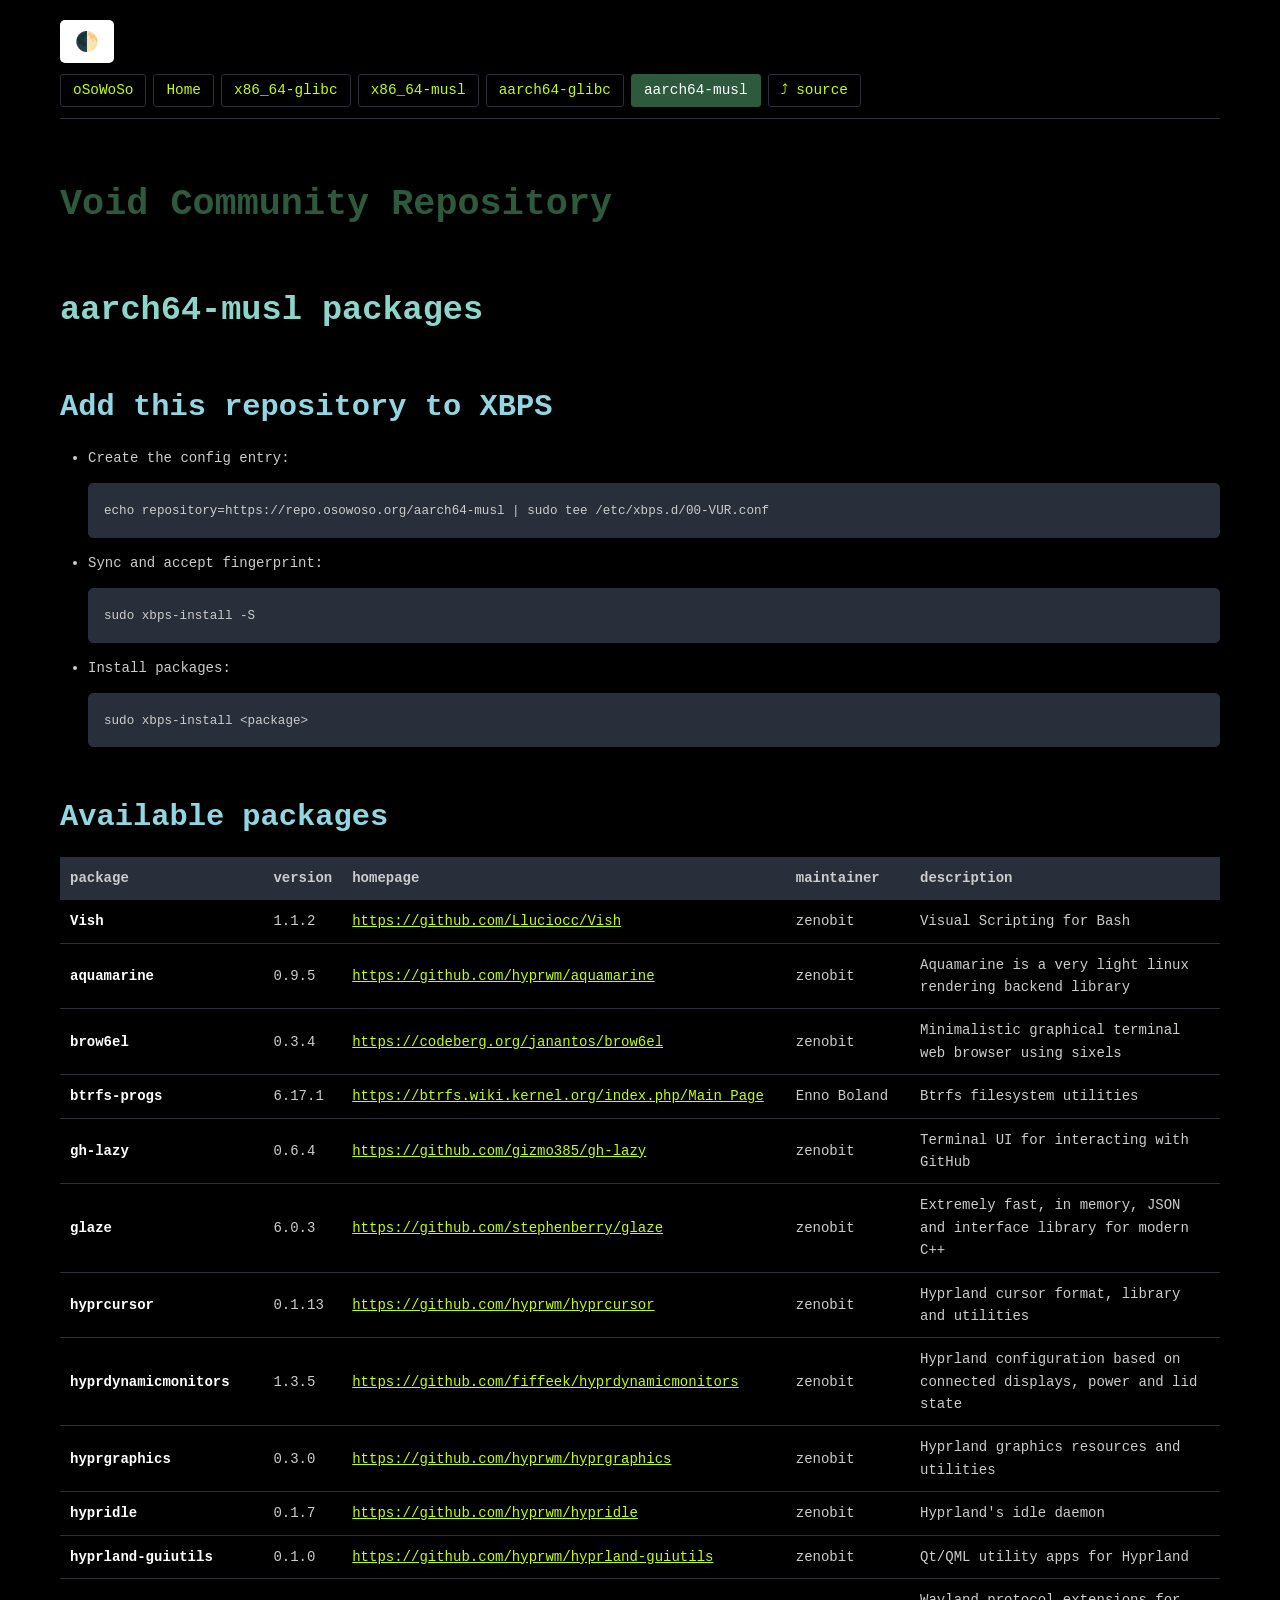
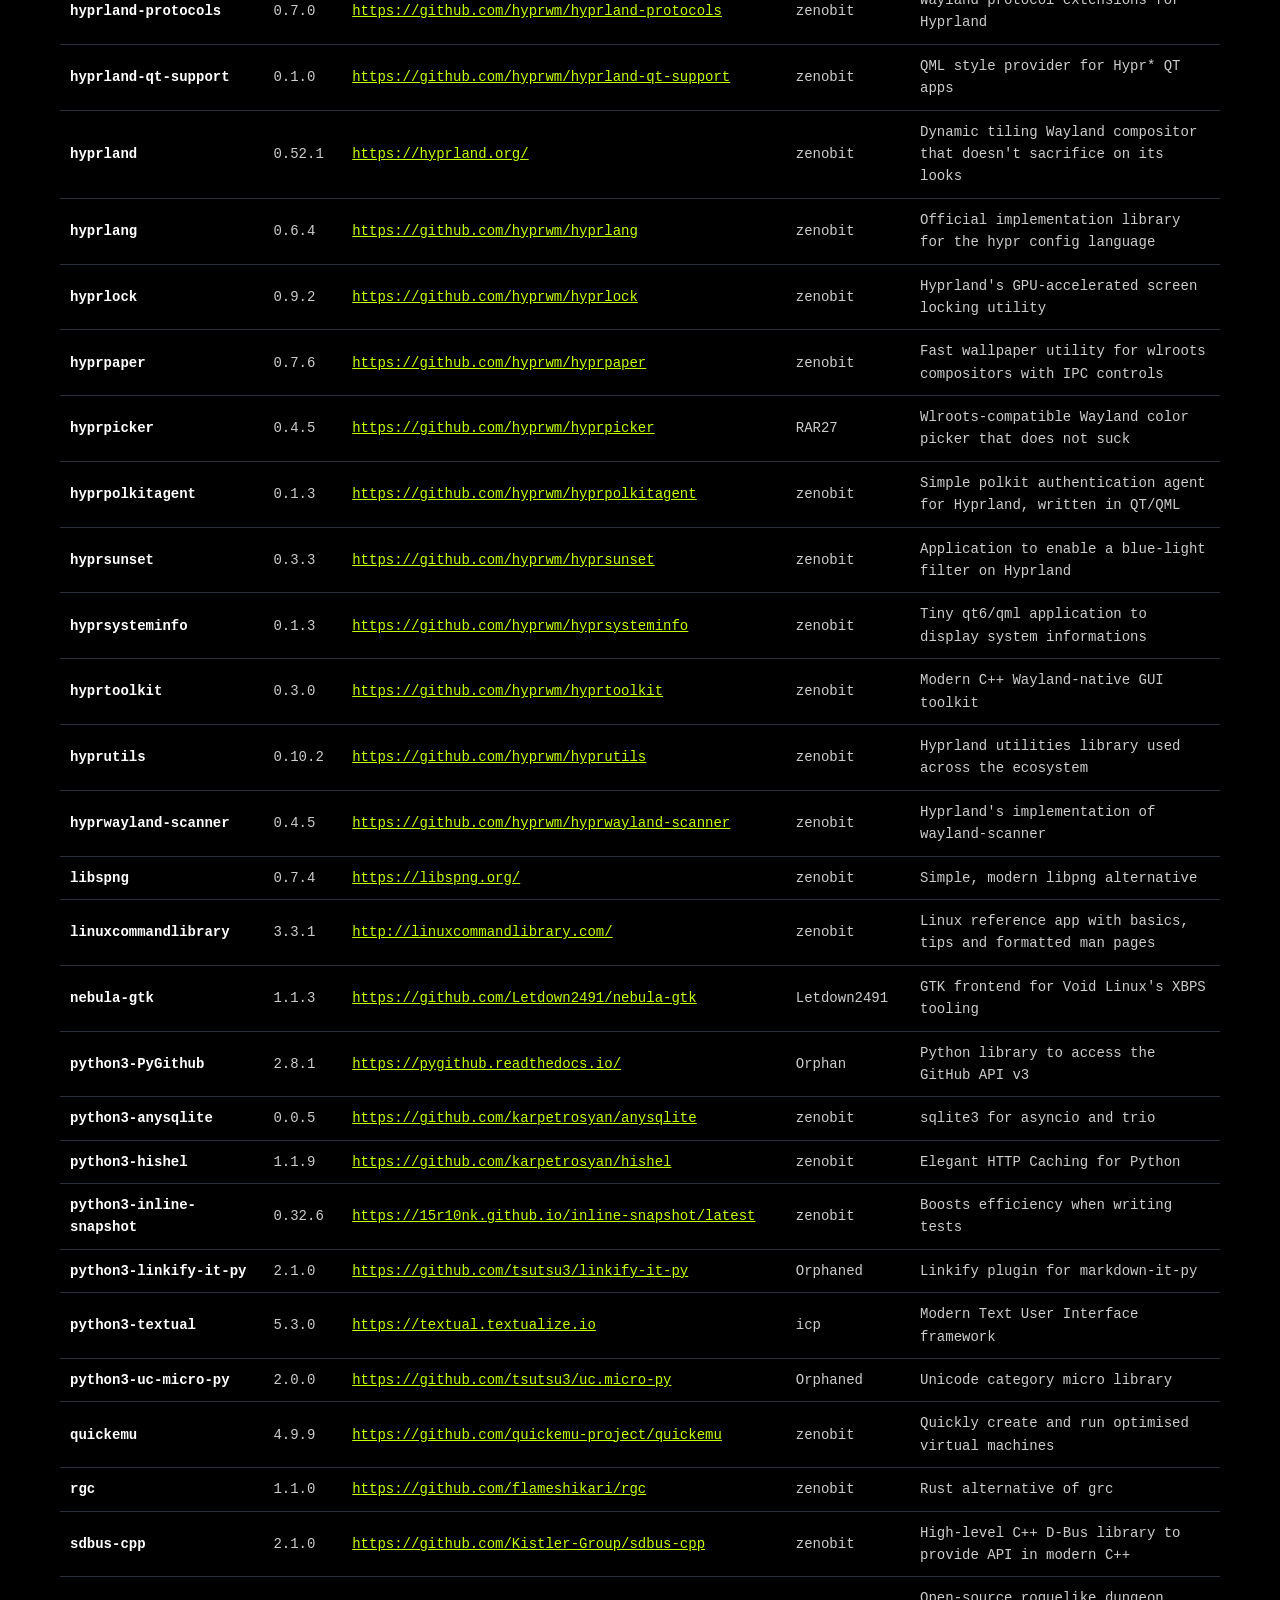
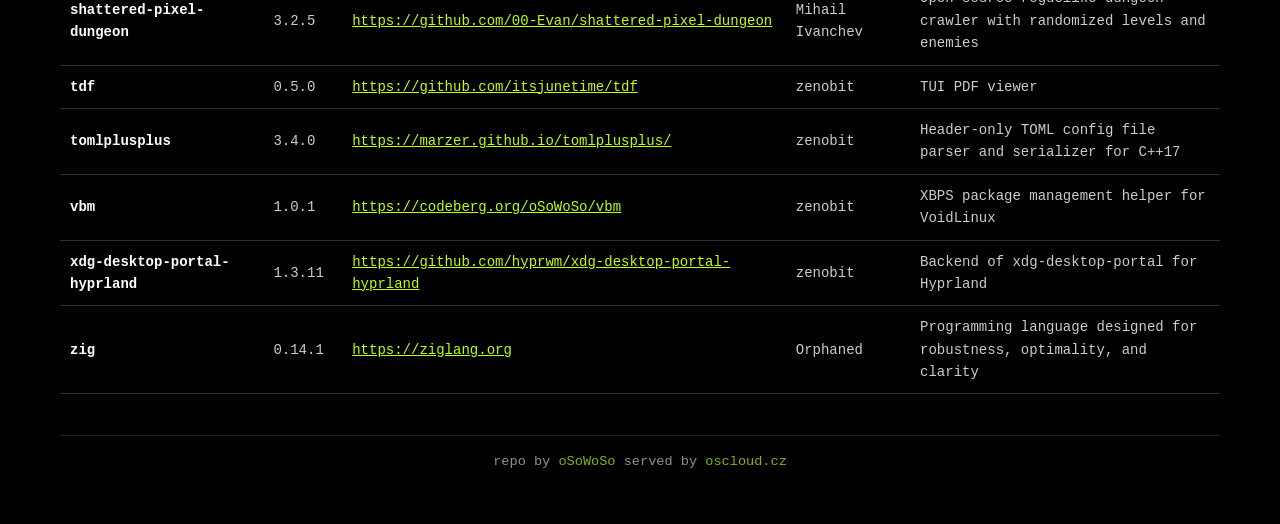
<file: aarch64-musl/index.html>
<!DOCTYPE html>
<html lang="en">
<head>
  <meta charset="utf-8" />
  <meta name="viewport" content="width=device-width, initial-scale=1.0, user-scalable=yes" />
  <title>Void Community Repository — aarch64-musl</title>
  <link rel="stylesheet" href="../style.css" />
  <link rel="icon" href="../favicon.ico" />
</head>
<body>
<button class="theme-toggle" onclick="toggleTheme()">🌓</button>
<script>
  function toggleTheme(){
    const html=document.documentElement;
    const current=html.getAttribute("data-theme")||"dark";
    const next=current==="dark"?"light":"dark";
    html.setAttribute("data-theme",next);
    localStorage.setItem("theme",next)
  }
  (function(){
    const saved=localStorage.getItem("theme")||"dark";
    document.documentElement.setAttribute("data-theme",saved)
  })();
</script>
<nav><ul>
  <li><a href="https://osowoso.org">oSoWoSo</a></li>
  <li><a href="../index.html">Home</a></li>
  <li><a href="../x86_64-glibc/">x86_64-glibc</a></li>
  <li><a href="../x86_64-musl/">x86_64-musl</a></li>
  <li><a href="../aarch64-glibc/">aarch64-glibc</a></li>
  <li><a href="." class="active">aarch64-musl</a></li>
  <li><a href="https://github.com/oSoWoSo/Void_Community_Repository">&#x2934; source</a></li>
</ul></nav>
<header id="title-block-header">
<h1 class="title">Void Community Repository</h1>
</header>
<h2>aarch64-musl packages</h2>
<h3 id="add-repo">Add this repository to XBPS</h3>
<ol>
<li>Create the config entry:
<pre><code>echo repository=https://repo.osowoso.org/aarch64-musl | sudo tee /etc/xbps.d/00-VUR.conf</code></pre>
</li>
<li>Sync and accept fingerprint:
<pre><code>sudo xbps-install -S</code></pre>
</li>
<li>Install packages:
<pre><code>sudo xbps-install &lt;package&gt;</code></pre>
</li>
</ol>
<h3 id="packages">Available packages</h3>
<table>
<thead><tr>
  <th>package</th><th>version</th><th>homepage</th><th>maintainer</th><th>description</th>
</tr></thead>
<tbody>
<tr><td><strong>Vish</strong></td><td>1.1.2</td><td><a href="https://github.com/Lluciocc/Vish">https://github.com/Lluciocc/Vish</a></td><td>zenobit</td><td>Visual Scripting for Bash</td></tr>
<tr><td><strong>aquamarine</strong></td><td>0.9.5</td><td><a href="https://github.com/hyprwm/aquamarine">https://github.com/hyprwm/aquamarine</a></td><td>zenobit</td><td>Aquamarine is a very light linux rendering backend library</td></tr>
<tr><td><strong>brow6el</strong></td><td>0.3.4</td><td><a href="https://codeberg.org/janantos/brow6el">https://codeberg.org/janantos/brow6el</a></td><td>zenobit</td><td>Minimalistic graphical terminal web browser using sixels</td></tr>
<tr><td><strong>btrfs-progs</strong></td><td>6.17.1</td><td><a href="https://btrfs.wiki.kernel.org/index.php/Main_Page">https://btrfs.wiki.kernel.org/index.php/Main_Page</a></td><td>Enno Boland</td><td>Btrfs filesystem utilities</td></tr>
<tr><td><strong>gh-lazy</strong></td><td>0.6.4</td><td><a href="https://github.com/gizmo385/gh-lazy">https://github.com/gizmo385/gh-lazy</a></td><td>zenobit</td><td>Terminal UI for interacting with GitHub</td></tr>
<tr><td><strong>glaze</strong></td><td>6.0.3</td><td><a href="https://github.com/stephenberry/glaze">https://github.com/stephenberry/glaze</a></td><td>zenobit</td><td>Extremely fast, in memory, JSON and interface library for modern C++</td></tr>
<tr><td><strong>hyprcursor</strong></td><td>0.1.13</td><td><a href="https://github.com/hyprwm/hyprcursor">https://github.com/hyprwm/hyprcursor</a></td><td>zenobit</td><td>Hyprland cursor format, library and utilities</td></tr>
<tr><td><strong>hyprdynamicmonitors</strong></td><td>1.3.5</td><td><a href="https://github.com/fiffeek/hyprdynamicmonitors">https://github.com/fiffeek/hyprdynamicmonitors</a></td><td>zenobit</td><td>Hyprland configuration based on connected displays, power and lid state</td></tr>
<tr><td><strong>hyprgraphics</strong></td><td>0.3.0</td><td><a href="https://github.com/hyprwm/hyprgraphics">https://github.com/hyprwm/hyprgraphics</a></td><td>zenobit</td><td>Hyprland graphics resources and utilities</td></tr>
<tr><td><strong>hypridle</strong></td><td>0.1.7</td><td><a href="https://github.com/hyprwm/hypridle">https://github.com/hyprwm/hypridle</a></td><td>zenobit</td><td>Hyprland's idle daemon</td></tr>
<tr><td><strong>hyprland-guiutils</strong></td><td>0.1.0</td><td><a href="https://github.com/hyprwm/hyprland-guiutils">https://github.com/hyprwm/hyprland-guiutils</a></td><td>zenobit</td><td>Qt/QML utility apps for Hyprland</td></tr>
<tr><td><strong>hyprland-protocols</strong></td><td>0.7.0</td><td><a href="https://github.com/hyprwm/hyprland-protocols">https://github.com/hyprwm/hyprland-protocols</a></td><td>zenobit</td><td>Wayland protocol extensions for Hyprland</td></tr>
<tr><td><strong>hyprland-qt-support</strong></td><td>0.1.0</td><td><a href="https://github.com/hyprwm/hyprland-qt-support">https://github.com/hyprwm/hyprland-qt-support</a></td><td>zenobit</td><td>QML style provider for Hypr* QT apps</td></tr>
<tr><td><strong>hyprland</strong></td><td>0.52.1</td><td><a href="https://hyprland.org/">https://hyprland.org/</a></td><td>zenobit</td><td>Dynamic tiling Wayland compositor that doesn't sacrifice on its looks</td></tr>
<tr><td><strong>hyprlang</strong></td><td>0.6.4</td><td><a href="https://github.com/hyprwm/hyprlang">https://github.com/hyprwm/hyprlang</a></td><td>zenobit</td><td>Official implementation library for the hypr config language</td></tr>
<tr><td><strong>hyprlock</strong></td><td>0.9.2</td><td><a href="https://github.com/hyprwm/hyprlock">https://github.com/hyprwm/hyprlock</a></td><td>zenobit</td><td>Hyprland's GPU-accelerated screen locking utility</td></tr>
<tr><td><strong>hyprpaper</strong></td><td>0.7.6</td><td><a href="https://github.com/hyprwm/hyprpaper">https://github.com/hyprwm/hyprpaper</a></td><td>zenobit</td><td>Fast wallpaper utility for wlroots compositors with IPC controls</td></tr>
<tr><td><strong>hyprpicker</strong></td><td>0.4.5</td><td><a href="https://github.com/hyprwm/hyprpicker">https://github.com/hyprwm/hyprpicker</a></td><td>RAR27</td><td>Wlroots-compatible Wayland color picker that does not suck</td></tr>
<tr><td><strong>hyprpolkitagent</strong></td><td>0.1.3</td><td><a href="https://github.com/hyprwm/hyprpolkitagent">https://github.com/hyprwm/hyprpolkitagent</a></td><td>zenobit</td><td>Simple polkit authentication agent for Hyprland, written in QT/QML</td></tr>
<tr><td><strong>hyprsunset</strong></td><td>0.3.3</td><td><a href="https://github.com/hyprwm/hyprsunset">https://github.com/hyprwm/hyprsunset</a></td><td>zenobit</td><td>Application to enable a blue-light filter on Hyprland</td></tr>
<tr><td><strong>hyprsysteminfo</strong></td><td>0.1.3</td><td><a href="https://github.com/hyprwm/hyprsysteminfo">https://github.com/hyprwm/hyprsysteminfo</a></td><td>zenobit</td><td>Tiny qt6/qml application to display system informations</td></tr>
<tr><td><strong>hyprtoolkit</strong></td><td>0.3.0</td><td><a href="https://github.com/hyprwm/hyprtoolkit">https://github.com/hyprwm/hyprtoolkit</a></td><td>zenobit</td><td>Modern C++ Wayland-native GUI toolkit</td></tr>
<tr><td><strong>hyprutils</strong></td><td>0.10.2</td><td><a href="https://github.com/hyprwm/hyprutils">https://github.com/hyprwm/hyprutils</a></td><td>zenobit</td><td>Hyprland utilities library used across the ecosystem</td></tr>
<tr><td><strong>hyprwayland-scanner</strong></td><td>0.4.5</td><td><a href="https://github.com/hyprwm/hyprwayland-scanner">https://github.com/hyprwm/hyprwayland-scanner</a></td><td>zenobit</td><td>Hyprland's implementation of wayland-scanner</td></tr>
<tr><td><strong>libspng</strong></td><td>0.7.4</td><td><a href="https://libspng.org/">https://libspng.org/</a></td><td>zenobit</td><td>Simple, modern libpng alternative</td></tr>
<tr><td><strong>linuxcommandlibrary</strong></td><td>3.3.1</td><td><a href="http://linuxcommandlibrary.com/">http://linuxcommandlibrary.com/</a></td><td>zenobit</td><td>Linux reference app with basics, tips and formatted man pages</td></tr>
<tr><td><strong>nebula-gtk</strong></td><td>1.1.3</td><td><a href="https://github.com/Letdown2491/nebula-gtk">https://github.com/Letdown2491/nebula-gtk</a></td><td>Letdown2491</td><td>GTK frontend for Void Linux's XBPS tooling</td></tr>
<tr><td><strong>python3-PyGithub</strong></td><td>2.8.1</td><td><a href="https://pygithub.readthedocs.io/">https://pygithub.readthedocs.io/</a></td><td>Orphan</td><td>Python library to access the GitHub API v3</td></tr>
<tr><td><strong>python3-anysqlite</strong></td><td>0.0.5</td><td><a href="https://github.com/karpetrosyan/anysqlite">https://github.com/karpetrosyan/anysqlite</a></td><td>zenobit</td><td>sqlite3 for asyncio and trio</td></tr>
<tr><td><strong>python3-hishel</strong></td><td>1.1.9</td><td><a href="https://github.com/karpetrosyan/hishel">https://github.com/karpetrosyan/hishel</a></td><td>zenobit</td><td> Elegant HTTP Caching for Python</td></tr>
<tr><td><strong>python3-inline-snapshot</strong></td><td>0.32.6</td><td><a href="https://15r10nk.github.io/inline-snapshot/latest">https://15r10nk.github.io/inline-snapshot/latest</a></td><td>zenobit</td><td>Boosts efficiency when writing tests</td></tr>
<tr><td><strong>python3-linkify-it-py</strong></td><td>2.1.0</td><td><a href="https://github.com/tsutsu3/linkify-it-py">https://github.com/tsutsu3/linkify-it-py</a></td><td>Orphaned</td><td>Linkify plugin for markdown-it-py</td></tr>
<tr><td><strong>python3-textual</strong></td><td>5.3.0</td><td><a href="https://textual.textualize.io">https://textual.textualize.io</a></td><td>icp</td><td>Modern Text User Interface framework</td></tr>
<tr><td><strong>python3-uc-micro-py</strong></td><td>2.0.0</td><td><a href="https://github.com/tsutsu3/uc.micro-py">https://github.com/tsutsu3/uc.micro-py</a></td><td>Orphaned</td><td>Unicode category micro library</td></tr>
<tr><td><strong>quickemu</strong></td><td>4.9.9</td><td><a href="https://github.com/quickemu-project/quickemu">https://github.com/quickemu-project/quickemu</a></td><td>zenobit</td><td>Quickly create and run optimised virtual machines</td></tr>
<tr><td><strong>rgc</strong></td><td>1.1.0</td><td><a href="https://github.com/flameshikari/rgc">https://github.com/flameshikari/rgc</a></td><td>zenobit</td><td>Rust alternative of grc</td></tr>
<tr><td><strong>sdbus-cpp</strong></td><td>2.1.0</td><td><a href="https://github.com/Kistler-Group/sdbus-cpp">https://github.com/Kistler-Group/sdbus-cpp</a></td><td>zenobit</td><td>High-level C++ D-Bus library to provide API in modern C++</td></tr>
<tr><td><strong>shattered-pixel-dungeon</strong></td><td>3.2.5</td><td><a href="https://github.com/00-Evan/shattered-pixel-dungeon">https://github.com/00-Evan/shattered-pixel-dungeon</a></td><td>Mihail Ivanchev</td><td>Open-source roguelike dungeon crawler with randomized levels and enemies</td></tr>
<tr><td><strong>tdf</strong></td><td>0.5.0</td><td><a href="https://github.com/itsjunetime/tdf">https://github.com/itsjunetime/tdf</a></td><td>zenobit</td><td>TUI PDF viewer</td></tr>
<tr><td><strong>tomlplusplus</strong></td><td>3.4.0</td><td><a href="https://marzer.github.io/tomlplusplus/">https://marzer.github.io/tomlplusplus/</a></td><td>zenobit</td><td>Header-only TOML config file parser and serializer for C++17</td></tr>
<tr><td><strong>vbm</strong></td><td>1.0.1</td><td><a href="https://codeberg.org/oSoWoSo/vbm">https://codeberg.org/oSoWoSo/vbm</a></td><td>zenobit</td><td>XBPS package management helper for VoidLinux</td></tr>
<tr><td><strong>xdg-desktop-portal-hyprland</strong></td><td>1.3.11</td><td><a href="https://github.com/hyprwm/xdg-desktop-portal-hyprland">https://github.com/hyprwm/xdg-desktop-portal-hyprland</a></td><td>zenobit</td><td>Backend of xdg-desktop-portal for Hyprland</td></tr>
<tr><td><strong>zig</strong></td><td>0.14.1</td><td><a href="https://ziglang.org">https://ziglang.org</a></td><td>Orphaned</td><td>Programming language designed for robustness, optimality, and clarity</td></tr>
</tbody>
</table>
<footer>
  <p>repo by <a href="https://osowoso.org">oSoWoSo</a> served by <a href="https://oscloud.cz">oscloud.cz</a></p>
</footer>
</body>
</html>
</file>
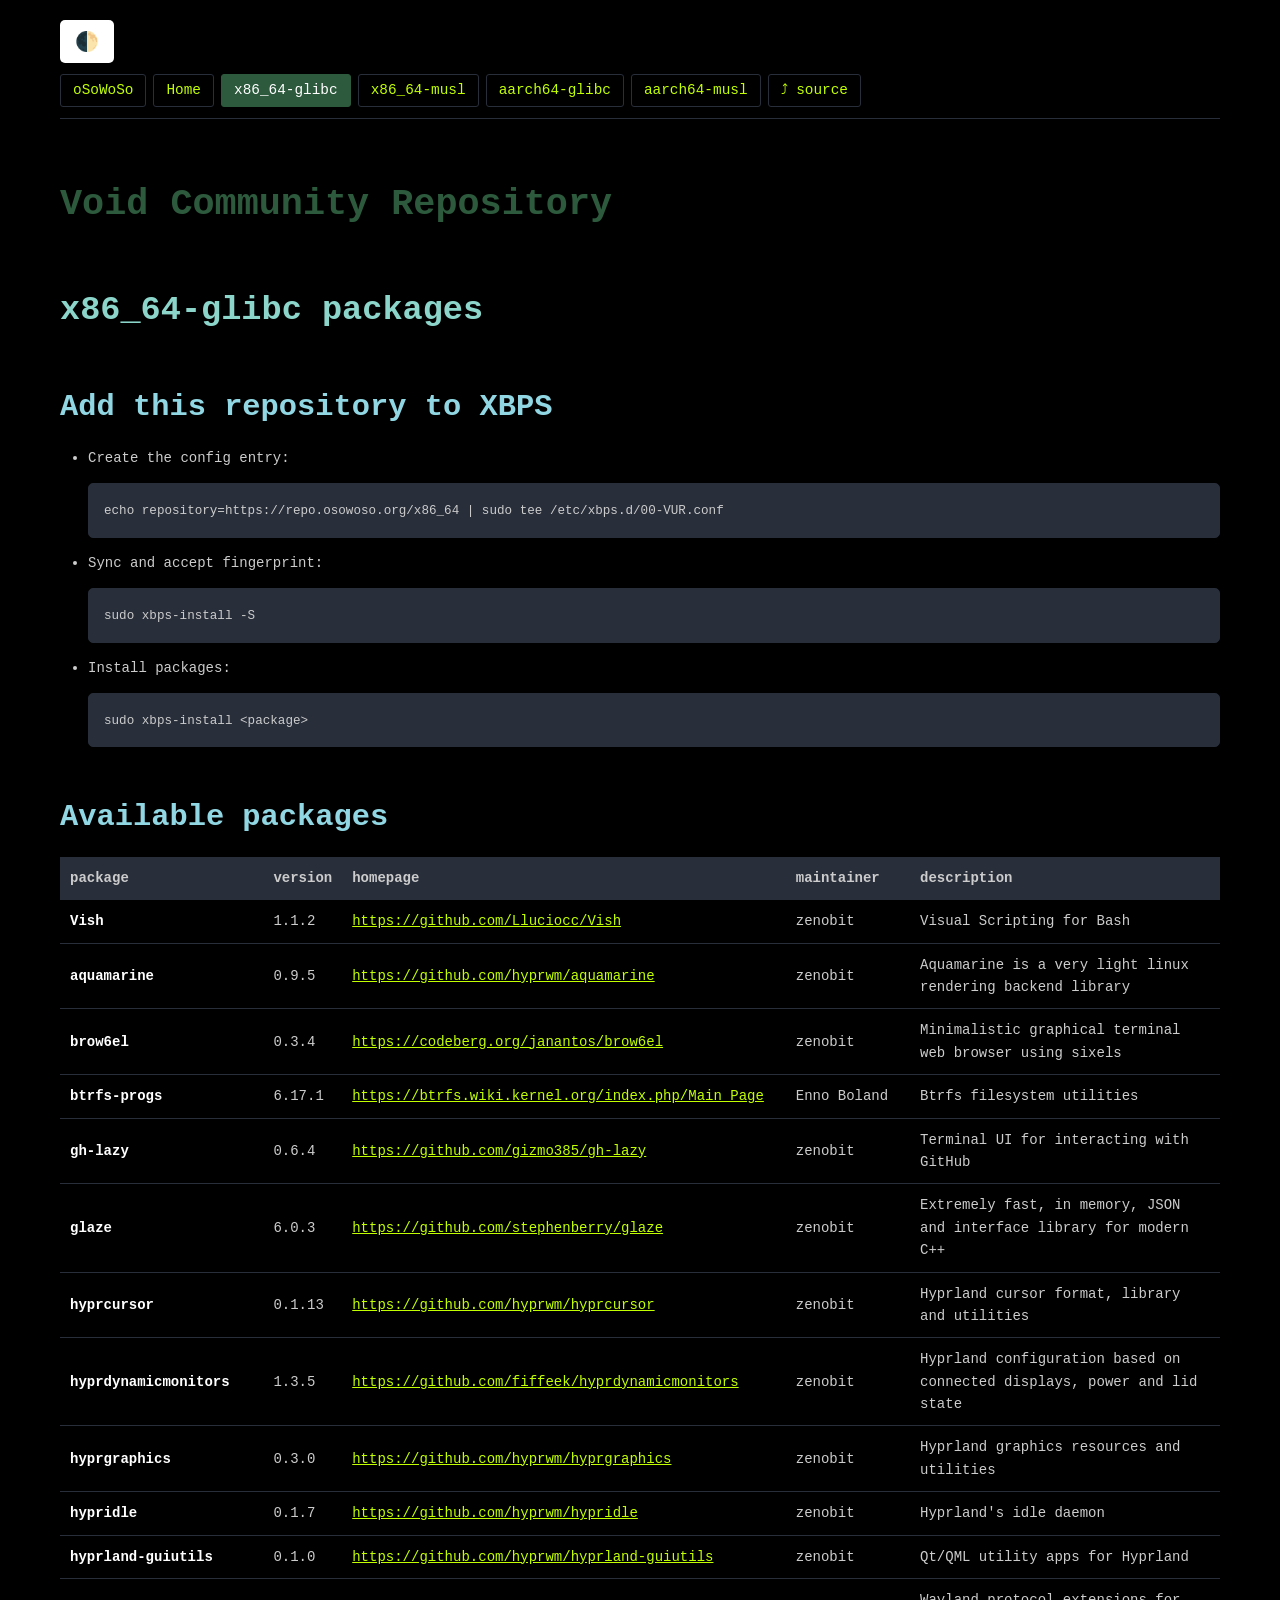
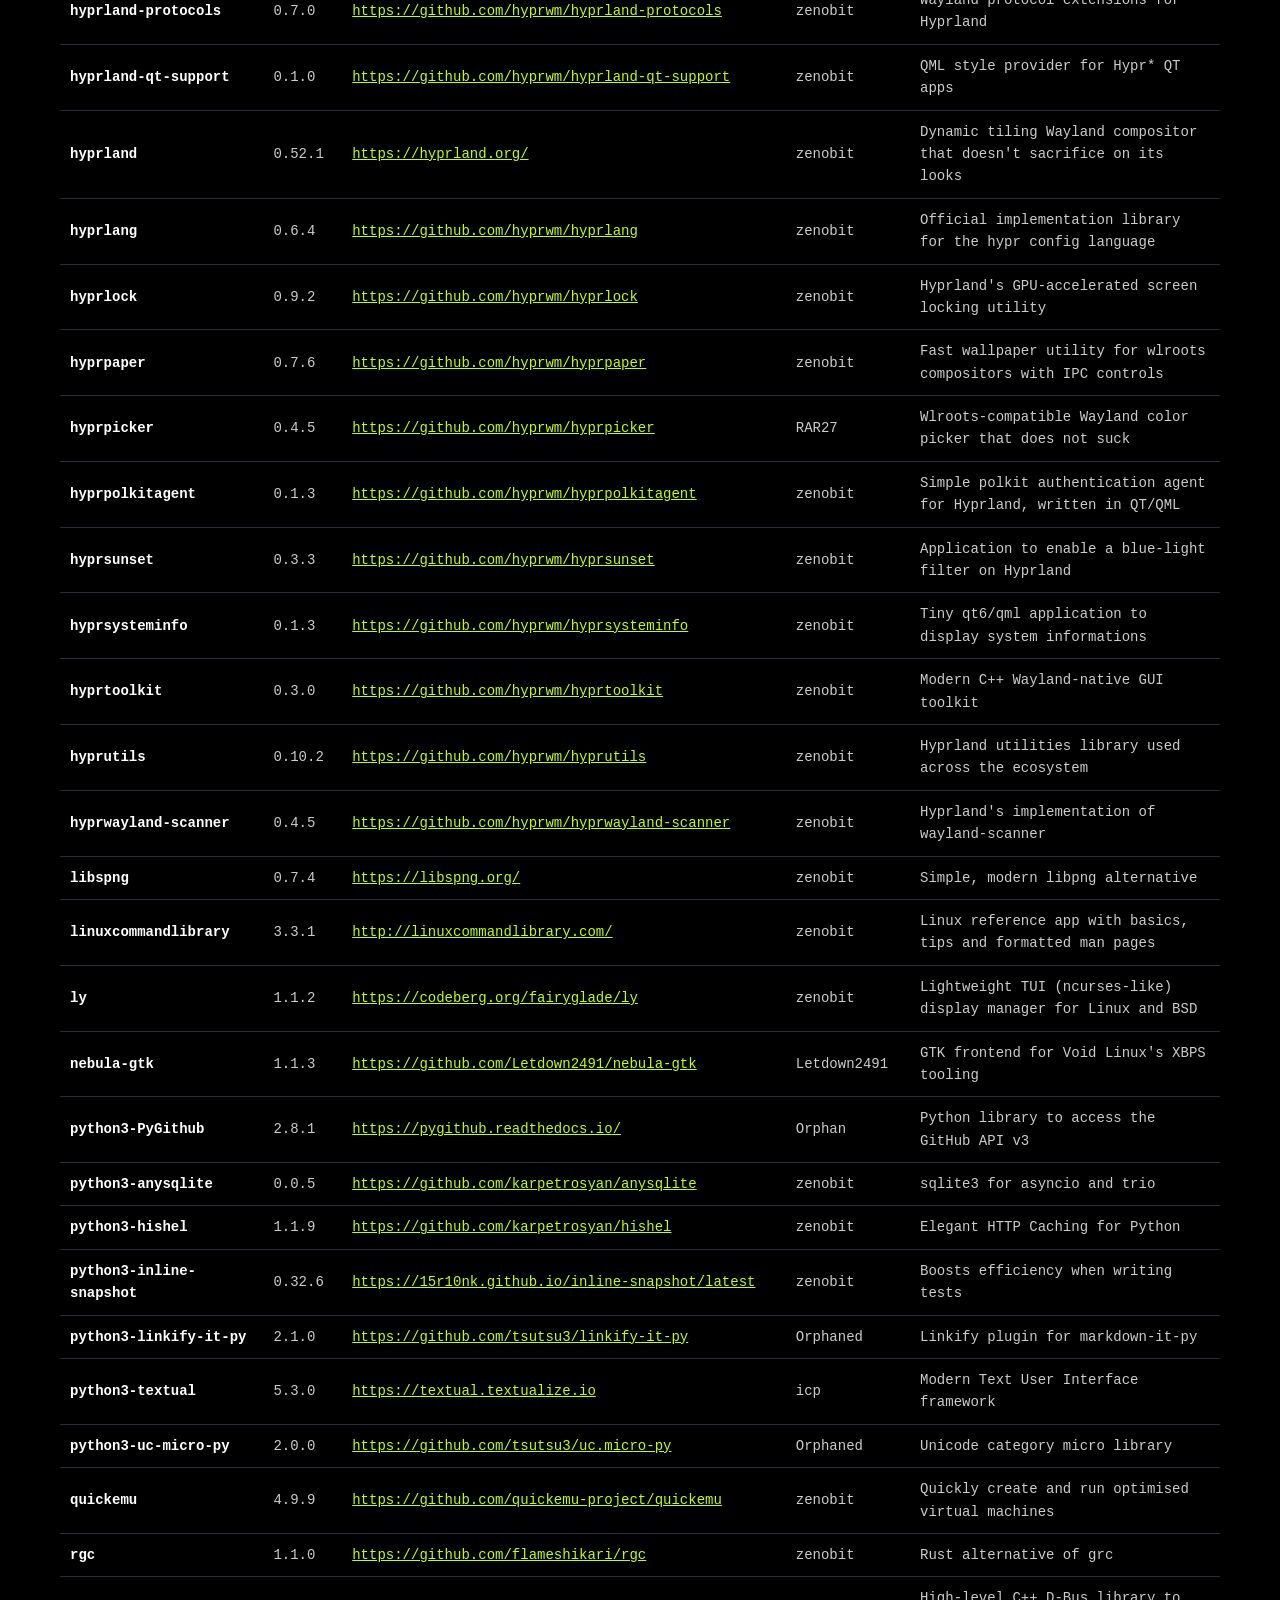
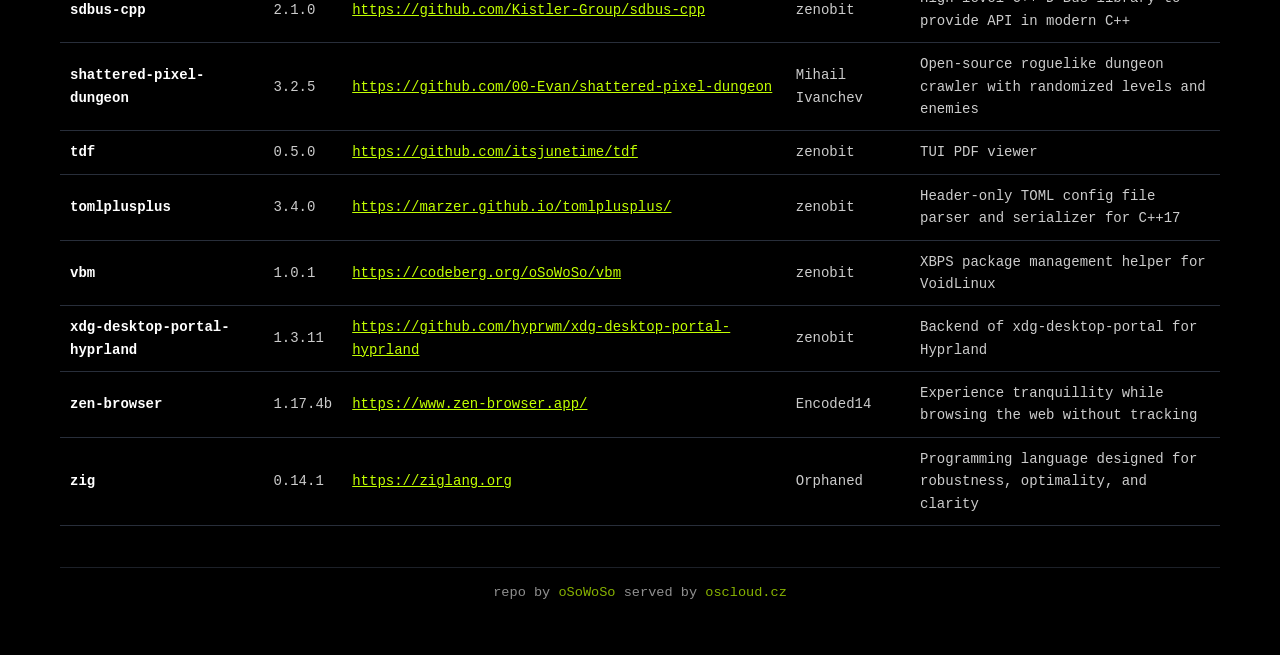
<file: x86_64-glibc/index.html>
<!DOCTYPE html>
<html lang="en">
<head>
  <meta charset="utf-8" />
  <meta name="viewport" content="width=device-width, initial-scale=1.0, user-scalable=yes" />
  <title>Void Community Repository — x86_64-glibc</title>
  <link rel="stylesheet" href="../style.css" />
  <link rel="icon" href="../favicon.ico" />
</head>
<body>
<button class="theme-toggle" onclick="toggleTheme()">🌓</button>
<script>
  function toggleTheme(){
    const html=document.documentElement;
    const current=html.getAttribute("data-theme")||"dark";
    const next=current==="dark"?"light":"dark";
    html.setAttribute("data-theme",next);
    localStorage.setItem("theme",next)
  }
  (function(){
    const saved=localStorage.getItem("theme")||"dark";
    document.documentElement.setAttribute("data-theme",saved)
  })();
</script>
<nav><ul>
  <li><a href="https://osowoso.org">oSoWoSo</a></li>
  <li><a href="../index.html">Home</a></li>
  <li><a href="." class="active">x86_64-glibc</a></li>
  <li><a href="../x86_64-musl/">x86_64-musl</a></li>
  <li><a href="../aarch64-glibc/">aarch64-glibc</a></li>
  <li><a href="../aarch64-musl/">aarch64-musl</a></li>
  <li><a href="https://github.com/oSoWoSo/Void_Community_Repository">&#x2934; source</a></li>
</ul></nav>
<header id="title-block-header">
<h1 class="title">Void Community Repository</h1>
</header>
<h2>x86_64-glibc packages</h2>
<h3 id="add-repo">Add this repository to XBPS</h3>
<ol>
<li>Create the config entry:
<pre><code>echo repository=https://repo.osowoso.org/x86_64 | sudo tee /etc/xbps.d/00-VUR.conf</code></pre>
</li>
<li>Sync and accept fingerprint:
<pre><code>sudo xbps-install -S</code></pre>
</li>
<li>Install packages:
<pre><code>sudo xbps-install &lt;package&gt;</code></pre>
</li>
</ol>
<h3 id="packages">Available packages</h3>
<table>
<thead><tr>
  <th>package</th><th>version</th><th>homepage</th><th>maintainer</th><th>description</th>
</tr></thead>
<tbody>
<tr><td><strong>Vish</strong></td><td>1.1.2</td><td><a href="https://github.com/Lluciocc/Vish">https://github.com/Lluciocc/Vish</a></td><td>zenobit</td><td>Visual Scripting for Bash</td></tr>
<tr><td><strong>aquamarine</strong></td><td>0.9.5</td><td><a href="https://github.com/hyprwm/aquamarine">https://github.com/hyprwm/aquamarine</a></td><td>zenobit</td><td>Aquamarine is a very light linux rendering backend library</td></tr>
<tr><td><strong>brow6el</strong></td><td>0.3.4</td><td><a href="https://codeberg.org/janantos/brow6el">https://codeberg.org/janantos/brow6el</a></td><td>zenobit</td><td>Minimalistic graphical terminal web browser using sixels</td></tr>
<tr><td><strong>btrfs-progs</strong></td><td>6.17.1</td><td><a href="https://btrfs.wiki.kernel.org/index.php/Main_Page">https://btrfs.wiki.kernel.org/index.php/Main_Page</a></td><td>Enno Boland</td><td>Btrfs filesystem utilities</td></tr>
<tr><td><strong>gh-lazy</strong></td><td>0.6.4</td><td><a href="https://github.com/gizmo385/gh-lazy">https://github.com/gizmo385/gh-lazy</a></td><td>zenobit</td><td>Terminal UI for interacting with GitHub</td></tr>
<tr><td><strong>glaze</strong></td><td>6.0.3</td><td><a href="https://github.com/stephenberry/glaze">https://github.com/stephenberry/glaze</a></td><td>zenobit</td><td>Extremely fast, in memory, JSON and interface library for modern C++</td></tr>
<tr><td><strong>hyprcursor</strong></td><td>0.1.13</td><td><a href="https://github.com/hyprwm/hyprcursor">https://github.com/hyprwm/hyprcursor</a></td><td>zenobit</td><td>Hyprland cursor format, library and utilities</td></tr>
<tr><td><strong>hyprdynamicmonitors</strong></td><td>1.3.5</td><td><a href="https://github.com/fiffeek/hyprdynamicmonitors">https://github.com/fiffeek/hyprdynamicmonitors</a></td><td>zenobit</td><td>Hyprland configuration based on connected displays, power and lid state</td></tr>
<tr><td><strong>hyprgraphics</strong></td><td>0.3.0</td><td><a href="https://github.com/hyprwm/hyprgraphics">https://github.com/hyprwm/hyprgraphics</a></td><td>zenobit</td><td>Hyprland graphics resources and utilities</td></tr>
<tr><td><strong>hypridle</strong></td><td>0.1.7</td><td><a href="https://github.com/hyprwm/hypridle">https://github.com/hyprwm/hypridle</a></td><td>zenobit</td><td>Hyprland's idle daemon</td></tr>
<tr><td><strong>hyprland-guiutils</strong></td><td>0.1.0</td><td><a href="https://github.com/hyprwm/hyprland-guiutils">https://github.com/hyprwm/hyprland-guiutils</a></td><td>zenobit</td><td>Qt/QML utility apps for Hyprland</td></tr>
<tr><td><strong>hyprland-protocols</strong></td><td>0.7.0</td><td><a href="https://github.com/hyprwm/hyprland-protocols">https://github.com/hyprwm/hyprland-protocols</a></td><td>zenobit</td><td>Wayland protocol extensions for Hyprland</td></tr>
<tr><td><strong>hyprland-qt-support</strong></td><td>0.1.0</td><td><a href="https://github.com/hyprwm/hyprland-qt-support">https://github.com/hyprwm/hyprland-qt-support</a></td><td>zenobit</td><td>QML style provider for Hypr* QT apps</td></tr>
<tr><td><strong>hyprland</strong></td><td>0.52.1</td><td><a href="https://hyprland.org/">https://hyprland.org/</a></td><td>zenobit</td><td>Dynamic tiling Wayland compositor that doesn't sacrifice on its looks</td></tr>
<tr><td><strong>hyprlang</strong></td><td>0.6.4</td><td><a href="https://github.com/hyprwm/hyprlang">https://github.com/hyprwm/hyprlang</a></td><td>zenobit</td><td>Official implementation library for the hypr config language</td></tr>
<tr><td><strong>hyprlock</strong></td><td>0.9.2</td><td><a href="https://github.com/hyprwm/hyprlock">https://github.com/hyprwm/hyprlock</a></td><td>zenobit</td><td>Hyprland's GPU-accelerated screen locking utility</td></tr>
<tr><td><strong>hyprpaper</strong></td><td>0.7.6</td><td><a href="https://github.com/hyprwm/hyprpaper">https://github.com/hyprwm/hyprpaper</a></td><td>zenobit</td><td>Fast wallpaper utility for wlroots compositors with IPC controls</td></tr>
<tr><td><strong>hyprpicker</strong></td><td>0.4.5</td><td><a href="https://github.com/hyprwm/hyprpicker">https://github.com/hyprwm/hyprpicker</a></td><td>RAR27</td><td>Wlroots-compatible Wayland color picker that does not suck</td></tr>
<tr><td><strong>hyprpolkitagent</strong></td><td>0.1.3</td><td><a href="https://github.com/hyprwm/hyprpolkitagent">https://github.com/hyprwm/hyprpolkitagent</a></td><td>zenobit</td><td>Simple polkit authentication agent for Hyprland, written in QT/QML</td></tr>
<tr><td><strong>hyprsunset</strong></td><td>0.3.3</td><td><a href="https://github.com/hyprwm/hyprsunset">https://github.com/hyprwm/hyprsunset</a></td><td>zenobit</td><td>Application to enable a blue-light filter on Hyprland</td></tr>
<tr><td><strong>hyprsysteminfo</strong></td><td>0.1.3</td><td><a href="https://github.com/hyprwm/hyprsysteminfo">https://github.com/hyprwm/hyprsysteminfo</a></td><td>zenobit</td><td>Tiny qt6/qml application to display system informations</td></tr>
<tr><td><strong>hyprtoolkit</strong></td><td>0.3.0</td><td><a href="https://github.com/hyprwm/hyprtoolkit">https://github.com/hyprwm/hyprtoolkit</a></td><td>zenobit</td><td>Modern C++ Wayland-native GUI toolkit</td></tr>
<tr><td><strong>hyprutils</strong></td><td>0.10.2</td><td><a href="https://github.com/hyprwm/hyprutils">https://github.com/hyprwm/hyprutils</a></td><td>zenobit</td><td>Hyprland utilities library used across the ecosystem</td></tr>
<tr><td><strong>hyprwayland-scanner</strong></td><td>0.4.5</td><td><a href="https://github.com/hyprwm/hyprwayland-scanner">https://github.com/hyprwm/hyprwayland-scanner</a></td><td>zenobit</td><td>Hyprland's implementation of wayland-scanner</td></tr>
<tr><td><strong>libspng</strong></td><td>0.7.4</td><td><a href="https://libspng.org/">https://libspng.org/</a></td><td>zenobit</td><td>Simple, modern libpng alternative</td></tr>
<tr><td><strong>linuxcommandlibrary</strong></td><td>3.3.1</td><td><a href="http://linuxcommandlibrary.com/">http://linuxcommandlibrary.com/</a></td><td>zenobit</td><td>Linux reference app with basics, tips and formatted man pages</td></tr>
<tr><td><strong>ly</strong></td><td>1.1.2</td><td><a href="https://codeberg.org/fairyglade/ly">https://codeberg.org/fairyglade/ly</a></td><td>zenobit</td><td>Lightweight TUI (ncurses-like) display manager for Linux and BSD</td></tr>
<tr><td><strong>nebula-gtk</strong></td><td>1.1.3</td><td><a href="https://github.com/Letdown2491/nebula-gtk">https://github.com/Letdown2491/nebula-gtk</a></td><td>Letdown2491</td><td>GTK frontend for Void Linux's XBPS tooling</td></tr>
<tr><td><strong>python3-PyGithub</strong></td><td>2.8.1</td><td><a href="https://pygithub.readthedocs.io/">https://pygithub.readthedocs.io/</a></td><td>Orphan</td><td>Python library to access the GitHub API v3</td></tr>
<tr><td><strong>python3-anysqlite</strong></td><td>0.0.5</td><td><a href="https://github.com/karpetrosyan/anysqlite">https://github.com/karpetrosyan/anysqlite</a></td><td>zenobit</td><td>sqlite3 for asyncio and trio</td></tr>
<tr><td><strong>python3-hishel</strong></td><td>1.1.9</td><td><a href="https://github.com/karpetrosyan/hishel">https://github.com/karpetrosyan/hishel</a></td><td>zenobit</td><td> Elegant HTTP Caching for Python</td></tr>
<tr><td><strong>python3-inline-snapshot</strong></td><td>0.32.6</td><td><a href="https://15r10nk.github.io/inline-snapshot/latest">https://15r10nk.github.io/inline-snapshot/latest</a></td><td>zenobit</td><td>Boosts efficiency when writing tests</td></tr>
<tr><td><strong>python3-linkify-it-py</strong></td><td>2.1.0</td><td><a href="https://github.com/tsutsu3/linkify-it-py">https://github.com/tsutsu3/linkify-it-py</a></td><td>Orphaned</td><td>Linkify plugin for markdown-it-py</td></tr>
<tr><td><strong>python3-textual</strong></td><td>5.3.0</td><td><a href="https://textual.textualize.io">https://textual.textualize.io</a></td><td>icp</td><td>Modern Text User Interface framework</td></tr>
<tr><td><strong>python3-uc-micro-py</strong></td><td>2.0.0</td><td><a href="https://github.com/tsutsu3/uc.micro-py">https://github.com/tsutsu3/uc.micro-py</a></td><td>Orphaned</td><td>Unicode category micro library</td></tr>
<tr><td><strong>quickemu</strong></td><td>4.9.9</td><td><a href="https://github.com/quickemu-project/quickemu">https://github.com/quickemu-project/quickemu</a></td><td>zenobit</td><td>Quickly create and run optimised virtual machines</td></tr>
<tr><td><strong>rgc</strong></td><td>1.1.0</td><td><a href="https://github.com/flameshikari/rgc">https://github.com/flameshikari/rgc</a></td><td>zenobit</td><td>Rust alternative of grc</td></tr>
<tr><td><strong>sdbus-cpp</strong></td><td>2.1.0</td><td><a href="https://github.com/Kistler-Group/sdbus-cpp">https://github.com/Kistler-Group/sdbus-cpp</a></td><td>zenobit</td><td>High-level C++ D-Bus library to provide API in modern C++</td></tr>
<tr><td><strong>shattered-pixel-dungeon</strong></td><td>3.2.5</td><td><a href="https://github.com/00-Evan/shattered-pixel-dungeon">https://github.com/00-Evan/shattered-pixel-dungeon</a></td><td>Mihail Ivanchev</td><td>Open-source roguelike dungeon crawler with randomized levels and enemies</td></tr>
<tr><td><strong>tdf</strong></td><td>0.5.0</td><td><a href="https://github.com/itsjunetime/tdf">https://github.com/itsjunetime/tdf</a></td><td>zenobit</td><td>TUI PDF viewer</td></tr>
<tr><td><strong>tomlplusplus</strong></td><td>3.4.0</td><td><a href="https://marzer.github.io/tomlplusplus/">https://marzer.github.io/tomlplusplus/</a></td><td>zenobit</td><td>Header-only TOML config file parser and serializer for C++17</td></tr>
<tr><td><strong>vbm</strong></td><td>1.0.1</td><td><a href="https://codeberg.org/oSoWoSo/vbm">https://codeberg.org/oSoWoSo/vbm</a></td><td>zenobit</td><td>XBPS package management helper for VoidLinux</td></tr>
<tr><td><strong>xdg-desktop-portal-hyprland</strong></td><td>1.3.11</td><td><a href="https://github.com/hyprwm/xdg-desktop-portal-hyprland">https://github.com/hyprwm/xdg-desktop-portal-hyprland</a></td><td>zenobit</td><td>Backend of xdg-desktop-portal for Hyprland</td></tr>
<tr><td><strong>zen-browser</strong></td><td>1.17.4b</td><td><a href="https://www.zen-browser.app/">https://www.zen-browser.app/</a></td><td>Encoded14</td><td>Experience tranquillity while browsing the web without tracking</td></tr>
<tr><td><strong>zig</strong></td><td>0.14.1</td><td><a href="https://ziglang.org">https://ziglang.org</a></td><td>Orphaned</td><td>Programming language designed for robustness, optimality, and clarity</td></tr>
</tbody>
</table>
<footer>
  <p>repo by <a href="https://osowoso.org">oSoWoSo</a> served by <a href="https://oscloud.cz">oscloud.cz</a></p>
</footer>
</body>
</html>
</file>
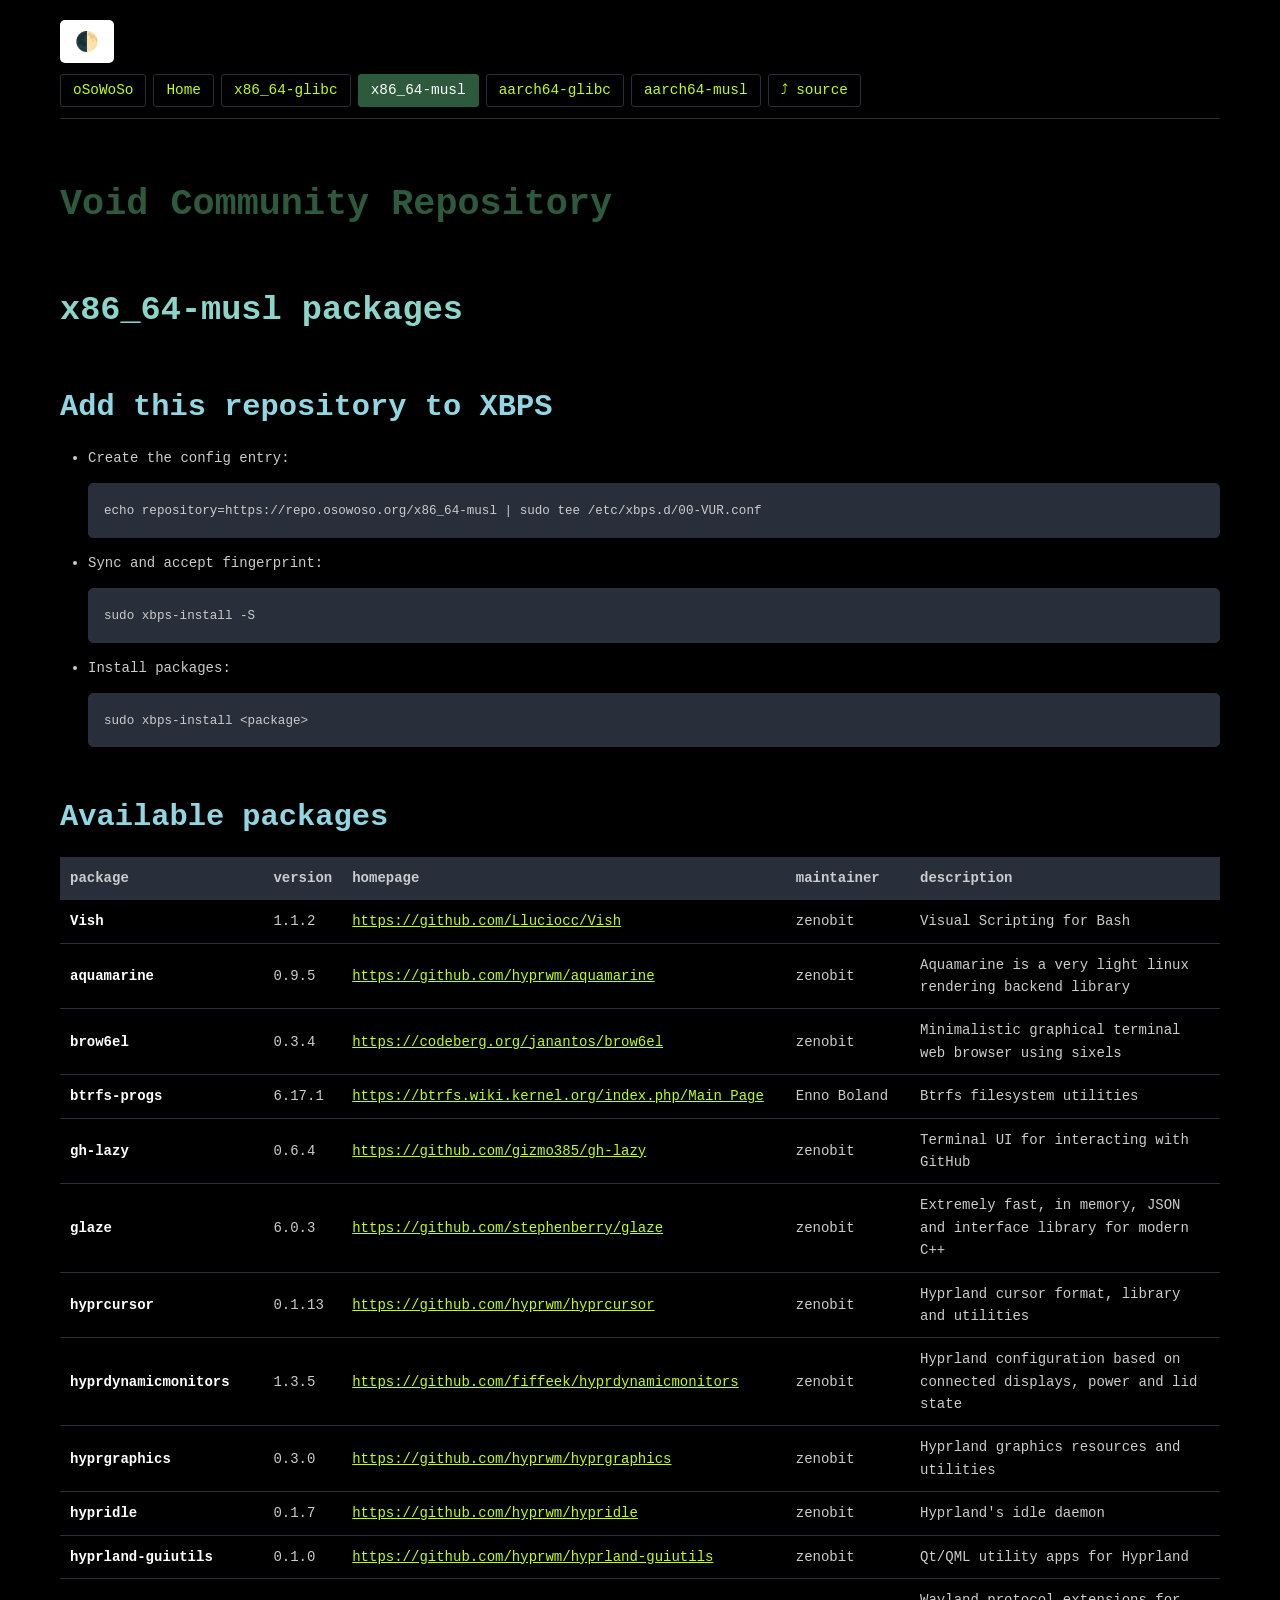
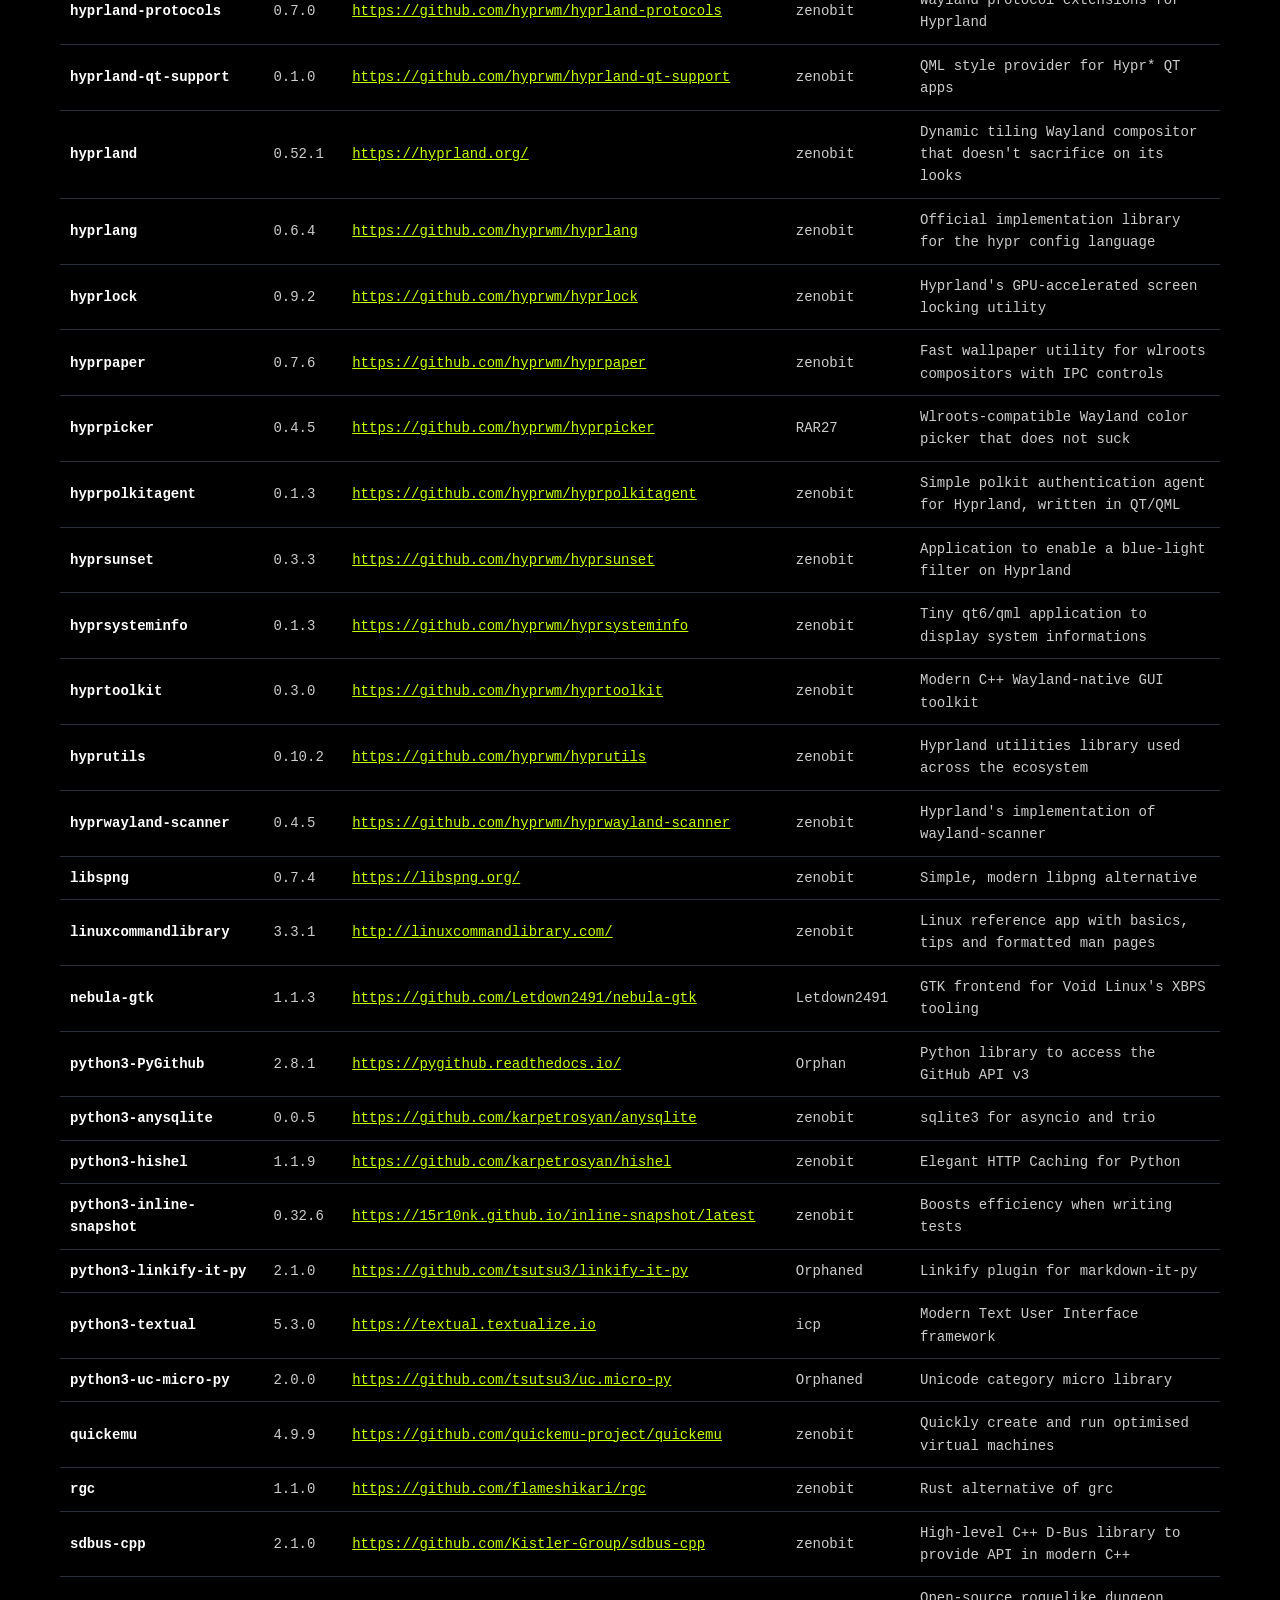
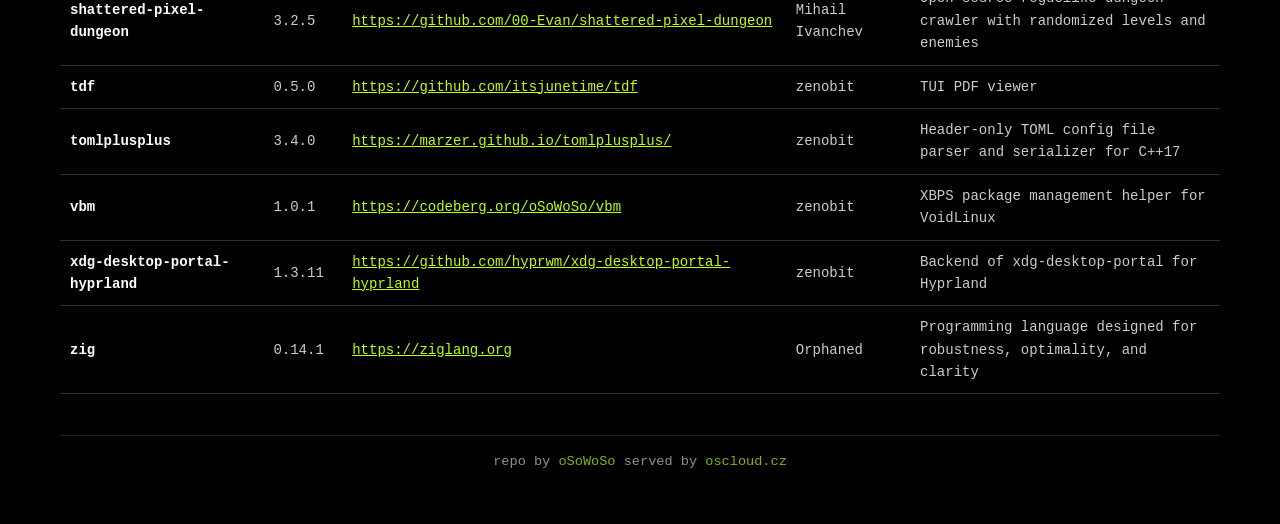
<file: x86_64-musl/index.html>
<!DOCTYPE html>
<html lang="en">
<head>
  <meta charset="utf-8" />
  <meta name="viewport" content="width=device-width, initial-scale=1.0, user-scalable=yes" />
  <title>Void Community Repository — x86_64-musl</title>
  <link rel="stylesheet" href="../style.css" />
  <link rel="icon" href="../favicon.ico" />
</head>
<body>
<button class="theme-toggle" onclick="toggleTheme()">🌓</button>
<script>
  function toggleTheme(){
    const html=document.documentElement;
    const current=html.getAttribute("data-theme")||"dark";
    const next=current==="dark"?"light":"dark";
    html.setAttribute("data-theme",next);
    localStorage.setItem("theme",next)
  }
  (function(){
    const saved=localStorage.getItem("theme")||"dark";
    document.documentElement.setAttribute("data-theme",saved)
  })();
</script>
<nav><ul>
  <li><a href="https://osowoso.org">oSoWoSo</a></li>
  <li><a href="../index.html">Home</a></li>
  <li><a href="../x86_64-glibc/">x86_64-glibc</a></li>
  <li><a href="." class="active">x86_64-musl</a></li>
  <li><a href="../aarch64-glibc/">aarch64-glibc</a></li>
  <li><a href="../aarch64-musl/">aarch64-musl</a></li>
  <li><a href="https://github.com/oSoWoSo/Void_Community_Repository">&#x2934; source</a></li>
</ul></nav>
<header id="title-block-header">
<h1 class="title">Void Community Repository</h1>
</header>
<h2>x86_64-musl packages</h2>
<h3 id="add-repo">Add this repository to XBPS</h3>
<ol>
<li>Create the config entry:
<pre><code>echo repository=https://repo.osowoso.org/x86_64-musl | sudo tee /etc/xbps.d/00-VUR.conf</code></pre>
</li>
<li>Sync and accept fingerprint:
<pre><code>sudo xbps-install -S</code></pre>
</li>
<li>Install packages:
<pre><code>sudo xbps-install &lt;package&gt;</code></pre>
</li>
</ol>
<h3 id="packages">Available packages</h3>
<table>
<thead><tr>
  <th>package</th><th>version</th><th>homepage</th><th>maintainer</th><th>description</th>
</tr></thead>
<tbody>
<tr><td><strong>Vish</strong></td><td>1.1.2</td><td><a href="https://github.com/Lluciocc/Vish">https://github.com/Lluciocc/Vish</a></td><td>zenobit</td><td>Visual Scripting for Bash</td></tr>
<tr><td><strong>aquamarine</strong></td><td>0.9.5</td><td><a href="https://github.com/hyprwm/aquamarine">https://github.com/hyprwm/aquamarine</a></td><td>zenobit</td><td>Aquamarine is a very light linux rendering backend library</td></tr>
<tr><td><strong>brow6el</strong></td><td>0.3.4</td><td><a href="https://codeberg.org/janantos/brow6el">https://codeberg.org/janantos/brow6el</a></td><td>zenobit</td><td>Minimalistic graphical terminal web browser using sixels</td></tr>
<tr><td><strong>btrfs-progs</strong></td><td>6.17.1</td><td><a href="https://btrfs.wiki.kernel.org/index.php/Main_Page">https://btrfs.wiki.kernel.org/index.php/Main_Page</a></td><td>Enno Boland</td><td>Btrfs filesystem utilities</td></tr>
<tr><td><strong>gh-lazy</strong></td><td>0.6.4</td><td><a href="https://github.com/gizmo385/gh-lazy">https://github.com/gizmo385/gh-lazy</a></td><td>zenobit</td><td>Terminal UI for interacting with GitHub</td></tr>
<tr><td><strong>glaze</strong></td><td>6.0.3</td><td><a href="https://github.com/stephenberry/glaze">https://github.com/stephenberry/glaze</a></td><td>zenobit</td><td>Extremely fast, in memory, JSON and interface library for modern C++</td></tr>
<tr><td><strong>hyprcursor</strong></td><td>0.1.13</td><td><a href="https://github.com/hyprwm/hyprcursor">https://github.com/hyprwm/hyprcursor</a></td><td>zenobit</td><td>Hyprland cursor format, library and utilities</td></tr>
<tr><td><strong>hyprdynamicmonitors</strong></td><td>1.3.5</td><td><a href="https://github.com/fiffeek/hyprdynamicmonitors">https://github.com/fiffeek/hyprdynamicmonitors</a></td><td>zenobit</td><td>Hyprland configuration based on connected displays, power and lid state</td></tr>
<tr><td><strong>hyprgraphics</strong></td><td>0.3.0</td><td><a href="https://github.com/hyprwm/hyprgraphics">https://github.com/hyprwm/hyprgraphics</a></td><td>zenobit</td><td>Hyprland graphics resources and utilities</td></tr>
<tr><td><strong>hypridle</strong></td><td>0.1.7</td><td><a href="https://github.com/hyprwm/hypridle">https://github.com/hyprwm/hypridle</a></td><td>zenobit</td><td>Hyprland's idle daemon</td></tr>
<tr><td><strong>hyprland-guiutils</strong></td><td>0.1.0</td><td><a href="https://github.com/hyprwm/hyprland-guiutils">https://github.com/hyprwm/hyprland-guiutils</a></td><td>zenobit</td><td>Qt/QML utility apps for Hyprland</td></tr>
<tr><td><strong>hyprland-protocols</strong></td><td>0.7.0</td><td><a href="https://github.com/hyprwm/hyprland-protocols">https://github.com/hyprwm/hyprland-protocols</a></td><td>zenobit</td><td>Wayland protocol extensions for Hyprland</td></tr>
<tr><td><strong>hyprland-qt-support</strong></td><td>0.1.0</td><td><a href="https://github.com/hyprwm/hyprland-qt-support">https://github.com/hyprwm/hyprland-qt-support</a></td><td>zenobit</td><td>QML style provider for Hypr* QT apps</td></tr>
<tr><td><strong>hyprland</strong></td><td>0.52.1</td><td><a href="https://hyprland.org/">https://hyprland.org/</a></td><td>zenobit</td><td>Dynamic tiling Wayland compositor that doesn't sacrifice on its looks</td></tr>
<tr><td><strong>hyprlang</strong></td><td>0.6.4</td><td><a href="https://github.com/hyprwm/hyprlang">https://github.com/hyprwm/hyprlang</a></td><td>zenobit</td><td>Official implementation library for the hypr config language</td></tr>
<tr><td><strong>hyprlock</strong></td><td>0.9.2</td><td><a href="https://github.com/hyprwm/hyprlock">https://github.com/hyprwm/hyprlock</a></td><td>zenobit</td><td>Hyprland's GPU-accelerated screen locking utility</td></tr>
<tr><td><strong>hyprpaper</strong></td><td>0.7.6</td><td><a href="https://github.com/hyprwm/hyprpaper">https://github.com/hyprwm/hyprpaper</a></td><td>zenobit</td><td>Fast wallpaper utility for wlroots compositors with IPC controls</td></tr>
<tr><td><strong>hyprpicker</strong></td><td>0.4.5</td><td><a href="https://github.com/hyprwm/hyprpicker">https://github.com/hyprwm/hyprpicker</a></td><td>RAR27</td><td>Wlroots-compatible Wayland color picker that does not suck</td></tr>
<tr><td><strong>hyprpolkitagent</strong></td><td>0.1.3</td><td><a href="https://github.com/hyprwm/hyprpolkitagent">https://github.com/hyprwm/hyprpolkitagent</a></td><td>zenobit</td><td>Simple polkit authentication agent for Hyprland, written in QT/QML</td></tr>
<tr><td><strong>hyprsunset</strong></td><td>0.3.3</td><td><a href="https://github.com/hyprwm/hyprsunset">https://github.com/hyprwm/hyprsunset</a></td><td>zenobit</td><td>Application to enable a blue-light filter on Hyprland</td></tr>
<tr><td><strong>hyprsysteminfo</strong></td><td>0.1.3</td><td><a href="https://github.com/hyprwm/hyprsysteminfo">https://github.com/hyprwm/hyprsysteminfo</a></td><td>zenobit</td><td>Tiny qt6/qml application to display system informations</td></tr>
<tr><td><strong>hyprtoolkit</strong></td><td>0.3.0</td><td><a href="https://github.com/hyprwm/hyprtoolkit">https://github.com/hyprwm/hyprtoolkit</a></td><td>zenobit</td><td>Modern C++ Wayland-native GUI toolkit</td></tr>
<tr><td><strong>hyprutils</strong></td><td>0.10.2</td><td><a href="https://github.com/hyprwm/hyprutils">https://github.com/hyprwm/hyprutils</a></td><td>zenobit</td><td>Hyprland utilities library used across the ecosystem</td></tr>
<tr><td><strong>hyprwayland-scanner</strong></td><td>0.4.5</td><td><a href="https://github.com/hyprwm/hyprwayland-scanner">https://github.com/hyprwm/hyprwayland-scanner</a></td><td>zenobit</td><td>Hyprland's implementation of wayland-scanner</td></tr>
<tr><td><strong>libspng</strong></td><td>0.7.4</td><td><a href="https://libspng.org/">https://libspng.org/</a></td><td>zenobit</td><td>Simple, modern libpng alternative</td></tr>
<tr><td><strong>linuxcommandlibrary</strong></td><td>3.3.1</td><td><a href="http://linuxcommandlibrary.com/">http://linuxcommandlibrary.com/</a></td><td>zenobit</td><td>Linux reference app with basics, tips and formatted man pages</td></tr>
<tr><td><strong>nebula-gtk</strong></td><td>1.1.3</td><td><a href="https://github.com/Letdown2491/nebula-gtk">https://github.com/Letdown2491/nebula-gtk</a></td><td>Letdown2491</td><td>GTK frontend for Void Linux's XBPS tooling</td></tr>
<tr><td><strong>python3-PyGithub</strong></td><td>2.8.1</td><td><a href="https://pygithub.readthedocs.io/">https://pygithub.readthedocs.io/</a></td><td>Orphan</td><td>Python library to access the GitHub API v3</td></tr>
<tr><td><strong>python3-anysqlite</strong></td><td>0.0.5</td><td><a href="https://github.com/karpetrosyan/anysqlite">https://github.com/karpetrosyan/anysqlite</a></td><td>zenobit</td><td>sqlite3 for asyncio and trio</td></tr>
<tr><td><strong>python3-hishel</strong></td><td>1.1.9</td><td><a href="https://github.com/karpetrosyan/hishel">https://github.com/karpetrosyan/hishel</a></td><td>zenobit</td><td> Elegant HTTP Caching for Python</td></tr>
<tr><td><strong>python3-inline-snapshot</strong></td><td>0.32.6</td><td><a href="https://15r10nk.github.io/inline-snapshot/latest">https://15r10nk.github.io/inline-snapshot/latest</a></td><td>zenobit</td><td>Boosts efficiency when writing tests</td></tr>
<tr><td><strong>python3-linkify-it-py</strong></td><td>2.1.0</td><td><a href="https://github.com/tsutsu3/linkify-it-py">https://github.com/tsutsu3/linkify-it-py</a></td><td>Orphaned</td><td>Linkify plugin for markdown-it-py</td></tr>
<tr><td><strong>python3-textual</strong></td><td>5.3.0</td><td><a href="https://textual.textualize.io">https://textual.textualize.io</a></td><td>icp</td><td>Modern Text User Interface framework</td></tr>
<tr><td><strong>python3-uc-micro-py</strong></td><td>2.0.0</td><td><a href="https://github.com/tsutsu3/uc.micro-py">https://github.com/tsutsu3/uc.micro-py</a></td><td>Orphaned</td><td>Unicode category micro library</td></tr>
<tr><td><strong>quickemu</strong></td><td>4.9.9</td><td><a href="https://github.com/quickemu-project/quickemu">https://github.com/quickemu-project/quickemu</a></td><td>zenobit</td><td>Quickly create and run optimised virtual machines</td></tr>
<tr><td><strong>rgc</strong></td><td>1.1.0</td><td><a href="https://github.com/flameshikari/rgc">https://github.com/flameshikari/rgc</a></td><td>zenobit</td><td>Rust alternative of grc</td></tr>
<tr><td><strong>sdbus-cpp</strong></td><td>2.1.0</td><td><a href="https://github.com/Kistler-Group/sdbus-cpp">https://github.com/Kistler-Group/sdbus-cpp</a></td><td>zenobit</td><td>High-level C++ D-Bus library to provide API in modern C++</td></tr>
<tr><td><strong>shattered-pixel-dungeon</strong></td><td>3.2.5</td><td><a href="https://github.com/00-Evan/shattered-pixel-dungeon">https://github.com/00-Evan/shattered-pixel-dungeon</a></td><td>Mihail Ivanchev</td><td>Open-source roguelike dungeon crawler with randomized levels and enemies</td></tr>
<tr><td><strong>tdf</strong></td><td>0.5.0</td><td><a href="https://github.com/itsjunetime/tdf">https://github.com/itsjunetime/tdf</a></td><td>zenobit</td><td>TUI PDF viewer</td></tr>
<tr><td><strong>tomlplusplus</strong></td><td>3.4.0</td><td><a href="https://marzer.github.io/tomlplusplus/">https://marzer.github.io/tomlplusplus/</a></td><td>zenobit</td><td>Header-only TOML config file parser and serializer for C++17</td></tr>
<tr><td><strong>vbm</strong></td><td>1.0.1</td><td><a href="https://codeberg.org/oSoWoSo/vbm">https://codeberg.org/oSoWoSo/vbm</a></td><td>zenobit</td><td>XBPS package management helper for VoidLinux</td></tr>
<tr><td><strong>xdg-desktop-portal-hyprland</strong></td><td>1.3.11</td><td><a href="https://github.com/hyprwm/xdg-desktop-portal-hyprland">https://github.com/hyprwm/xdg-desktop-portal-hyprland</a></td><td>zenobit</td><td>Backend of xdg-desktop-portal for Hyprland</td></tr>
<tr><td><strong>zig</strong></td><td>0.14.1</td><td><a href="https://ziglang.org">https://ziglang.org</a></td><td>Orphaned</td><td>Programming language designed for robustness, optimality, and clarity</td></tr>
</tbody>
</table>
<footer>
  <p>repo by <a href="https://osowoso.org">oSoWoSo</a> served by <a href="https://oscloud.cz">oscloud.cz</a></p>
</footer>
</body>
</html>
</file>
<file: style.css>
/* ========================================
   CSS Variables & Theme Configuration
   ========================================
   This section defines the CSS variables for color schemes used throughout the application.
*/

/* Theme colors */
:root {
  --green: #2d5a3d; /* Base green color */
  --green-light: #478061;
  --green-lighter: #87ff87;
  --gren-dark: #295340;
  --green-slate: #478061;
  --green-tea: #62B086;
  --yellowish: #C2FF00;
  --lime: #AFFF00;  
  --silver: #CCCCCC;
  --white: #FFFFFF;
  --black: #000000;
  --gray: #282E3A;
  --gray-light: #E4E2E2;
  --gray2: #222222;
  --gray-dark: #111111;
  --gold: #FCC11A;
  --test: #FF0000;

/* Dark Theme (default) */
  --link-color: var(--yellowish); /* Color for links in dark theme */
  --accent-color: var(--green); /* Accent color for elements */
  --secondary-color: var(--test); /* Currently unused secondary color */
  --text-color: var(--silver); /* Main text color */
  --text-light: var(--white); /* Light text color */
  --bg-color: var(--black); /* Background color for dark theme */
  --bg-light: var(--gray); /* Light background */
  --border-color: var(--gray); /* Border color */
  --switch-background: var(--white);
  --shadow: 0 2px 8px rgba(135, 255, 135, 0.1); /* Shadow effect */
  --shadow-lg: 0 4px 20px rgba(135, 255, 135, 0.2); /* Larger shadow effect */
  --transition: all 0.3s ease; /* Transition effects */

  --nav-height: 52px;
  --color-icon: var(--white);
}

/* Light theme */
[data-theme="light"] {
  --link-color: var(--green); /* Color for links in light theme */
  --accent-color: var(--yellowish); /* Accent color for light theme */
  --secondary-color: var(--test); /* Currently unused secondary color */
  --text-color: var(--black); /* Main text color in light theme */
  --text-light: var(--gray2); /* Light text color in light theme */
  --bg-color: var(--white); /* Background color for light theme */
  --bg-light: var(--gray-light); /* Light background */
  --border-color: var(--silver); /* Border color in light theme */
  --switch-background: var(--black);
  --shadow: 0 2px 8px rgba(0, 0, 0, 0.1); /* Light theme shadow */
  --shadow-lg: 0 4px 20px rgba(0, 0, 0, 0.15); /* Larger shadow effect */

  --color-icon: var(--black);
}

h1, h2, h3 { font-weight: bold; }

h1 { font-size: 2.3rem; }
h2 { font-size: 2.1rem; }
h3 { font-size: 1.9rem; }
h4 { font-size: 1.7rem; }
h5 { font-size: 1.5rem; }
h6 { font-size: 1.3rem; }

h1 { color: var(--green); }
h2 { color: #8bd5ca; }
h3 { color: #91d7e3; }
h4 { color: #7dc4e4; }
h5 { color: #8aadf4; }
h6 { color: #b7bdf8; }


/* ========================================
   Reset & Base Styles
   ========================================
   This section resets browser default styles and establishes base styles for typography and layout.
*/
* {
  margin: 0; /* Remove default margin */
  padding: 0; /* Remove default padding */
  box-sizing: border-box; /* Adjust box sizing model */
}

body {
  color: var(--text-color); /* Set text color */
  background-color: var(--bg-color); /* Set background color */
  line-height: 1.6; /* Set line height for better readability */
  overflow-x: hidden; /* Prevent horizontal overflow */
  font-size: 14px; /* Base font size */
  font-weight: 500; /* FIX: slightly heavier than browser default (400) */
  padding: 20px; /* Padding around the body */
  max-width: 1200px; /* Maximum width for the content */
  margin: 0 auto; /* Center the body */
  font-family: "Courier New", monospace; /* Set font family */
}

b, strong, h1, h2, h3, h4, h5, h6 {
  font-weight: 700; /* Bold font weight */
  margin-top: 1.5em; /* Margin above headings */
  margin-bottom: 0.5em; /* Margin below headings */
}

b, strong {
  color: var(--text-light); /* Light color for bold text */
}

a, a:visited {
  color: var(--link-color, var(--green)); /* Link color */
  text-decoration: underline; /* Remove underline from links */
  transition: var(--transition); /* Smooth color transition */
}

a:hover {
  color: var(--accent-color, var(--green)); /* Color change on hover */
  text-decoration: underline; /* Underline on hover */
}

blockquote {
  border-left: 4px solid var(--green); /* Left border for blockquote */
  padding-left: 20px; /* Padding inside blockquote */
  margin: 1em 0; /* Vertical margins for blockquote */
  color: var(--text-light); /* Text color for blockquote */
  font-style: italic; /* Italicize blockquote text */
}

code {
  background-color: var(--bg-light); /* Background for inline code */
  padding: 2px 6px; /* Padding for inline code */
  border-radius: 3px; /* Rounded corners for inline code */
  font-family: "Courier New", monospace; /* Font for inline code */
  font-size: 0.9em; /* Smaller font size for inline code */
}

hr {
  border-top: 1px solid var(--border-color); /* Top border for horizontal rule */
  border-top-color: var(--border-color); /* Border color */
  border: none; /* Remove default border style */
  margin: 2em 0; /* Vertical margins for horizontal rule */
}

img {
  max-width: 100%; /* Ensure responsive images */
  height: auto; /* Maintain aspect ratio */
  border-radius: 5px; /* Rounded corners for images */
  margin: 1em 0; /* Vertical margins for images */
}

/* SVG color filter — only applies to <img data-colorize> elements */
img[data-colorize] {
  filter: var(--filter-icon);
}

li {
  margin-bottom: 0.5em; /* Margin below list items */
}

/* ========================================
   Navigation
   ======================================== */
nav {
  position: sticky;
  top: 0;
  z-index: 100;
  min-height: var(--nav-height);
  background-color: var(--bg-color);
  padding: 0.8em 0;
  margin-bottom: 1.5em;
  border-bottom: 1px solid var(--border-color);
}

/* Crossed release button - if no release exist */
nav ul li a.no-release,
nav ul li a.no-release:visited {
    text-decoration: line-through;
    opacity: 0.6;
}

nav ul li a.no-release:hover {
    opacity: 1;
}

nav ul {
  display: flex;
  flex-wrap: wrap;
  gap: 0.5em;
  margin-left: 0;
  margin-bottom: 0;
  list-style: none;
  padding: 0;
}

nav ul li {
  margin-bottom: 0;
}

nav ul li a,
nav ul li a:visited {
  display: inline-block;
  padding: 4px 12px;
  border: 1px solid var(--border-color);
  border-radius: 3px;
  color: var(--link-color);
  text-decoration: none;
  font-family: "Courier New", monospace;
  font-size: 0.9rem;
  transition: var(--transition);
}

nav ul li a:hover {
  background-color: var(--accent-color);
  color: var(--bg-color);
  border-color: var(--accent-color);
  text-decoration: none;
}

/* Active/current page link */
nav ul li a.active {
  background-color: var(--green);
  color: var(--white);
  border-color: var(--green);
}

@media (max-width: 768px) {
  nav ul {
    gap: 0.3em;
  }

  nav ul li a {
    font-size: 0.8rem;
    padding: 3px 8px;
  }
}

p {
  margin-bottom: 1em; /* Margin below paragraphs */
  line-height: 1.8; /* Set line spacing for paragraphs */
}

pre {
  background-color: var(--bg-light); /* Background for preformatted text */
  padding: 15px; /* Padding for preformatted text */
  border-radius: 5px; /* Rounded corners for preformatted text */
  overflow-x: auto; /* Allow horizontal scrolling */
  margin: 1em 0; /* Vertical margins for preformatted text */
  border: 1px solid var(--border-color); /* Border for preformatted text */
}

pre code {
  background-color: transparent; /* Transparent background for code blocks */
  padding: 0; /* No padding for code blocks */
}

table {
  width: 100%; /* Table width */
  border-collapse: collapse; /* Collapse borders */
  margin: 1em 0; /* Vertical margins for tables */
}

th {
  background-color: var(--bg-light); /* Background for header cells */
  font-weight: bold; /* Bold font for header cells */
}

th, td {
  padding: 10px; /* Padding for table cells */
  text-align: left; /* Align text to the left */
  border-bottom: 1px solid var(--border-color); /* Bottom border for cells */
}

/* ========================================
   Layout - Sidebar + Content
   ======================================== */
.page-wrapper {
  display: flex;
  gap: 2em;
  align-items: flex-start;
  margin-top: 0;
}

/* TOC Sidebar */
#TOC {
  position: sticky;
  top: calc(var(--nav-height) + 10px);
  max-height: calc(100vh - var(--nav-height) - 20px);
  min-width: 220px;
  max-width: 220px;
  overflow-y: auto;
  background-color: var(--bg-light);
  border: 1px solid var(--border-color);
  border-radius: 5px;
  padding: 1em;
  font-size: 0.85rem;
  transition: var(--transition);
  flex-shrink: 0;
}

#TOC.collapsed {
  min-width: unset;
  max-width: unset;
  width: auto;
  padding: 0.5em;
  overflow: hidden;
}

#TOC.collapsed > ul {
  display: none;
}

#TOC.collapsed > #toc-title {
  writing-mode: vertical-rl;
  text-orientation: mixed;
  white-space: nowrap;
}

#toc-title {
  font-size: 0.8rem;
  font-weight: bold;
  color: var(--green-tea);
  text-transform: uppercase;
  letter-spacing: 0.1em;
  margin-bottom: 0.8em;
  display: flex;
  justify-content: space-between;
  align-items: center;
  cursor: pointer;
  user-select: none;
}

#toc-title:hover {
  color: var(--yellowish);
}

#toc-toggle-icon {
  font-size: 0.9rem;
  transition: var(--transition);
}

/* FIX: override the global ul,ol margin-left that was pushing TOC lists
   outside the border box */
#TOC ul {
  margin-left: 0.8em;
  margin-bottom: 0;
  list-style: none;
  padding-left: 0; /* FIX: remove any inherited padding */
}

/* FIX: first-level ul sits directly inside #TOC padding — no extra indent */
#TOC > ul {
  margin-left: 0;
}

#TOC ul li {
  margin-bottom: 0.3em;
}

#TOC a,
#TOC a:visited {
  color: var(--text-color);
  text-decoration: none;
  font-size: 0.82rem;
  display: block;
  padding: 2px 4px;
  border-radius: 3px;
  transition: var(--transition);
}

#TOC a:hover {
  color: var(--yellowish);
  background-color: var(--bg-color);
  text-decoration: none;
}

/* Main content next to sidebar */
body > *:not(#TOC):not(nav):not(.theme-toggle) {
  flex: 1;
  min-width: 0;
}

/* Wrap everything after nav in flex container — done via JS */
.page-wrapper > .main-content {
  flex: 1;
  min-width: 0;
}

@media (max-width: 768px) {
  .page-wrapper {
    flex-direction: column;
  }

  #TOC {
    position: static;
    max-width: 100%;
    width: 100%;
  }
}

ul {
  list-style-type: none; /* Remove bullet points */
}

ul, ol {
  margin-left: 2em; /* Indent lists */
  margin-bottom: 1em; /* Vertical margins for lists */
  list-style: inherit; /* Restore list style */
}

/* Theme toggle button */
.theme-toggle {
  position: absolue;
  top: 20px; /* Distance from the top */
  right: 20px; /* Distance from the right */
  background: var(--switch-background); /* Button background color */
  color: var(--gold); /* Button text color */
  border: none; /* No border for the button */
  padding: 10px 15px; /* Padding for the button */
  border-radius: 5px; /* Rounded corners for the button */
  cursor: pointer; /* Pointer cursor on hover */
  font-size: 1.2rem; /* Font size for the button */
  z-index: 1000; /* High z-index for visibility */
  transition: var(--transition); /* Smooth transition for hover */
}

.theme-toggle:hover {
  background: var(--green); /* Darker background on hover */
}

footer {
  margin-top: 3em;
  padding: 1em 0;
  border-top: 1px solid var(--border-color);
  text-align: center;
  color: var(--text-color);
  font-size: 0.85rem;
  opacity: 0.7;
}

footer a,
footer a:visited {
  color: var(--link-color);
  text-decoration: none;
}

footer a:hover {
  text-decoration: underline;
}

@media (max-width: 768px) {
  body {
    padding: 10px; /* Less padding for smaller screens */
    font-size: 13px; /* Smaller font size for small screens */
  }

  h1 { font-size: 1.5rem; } /* Smaller h1 for small screens */
  h2 { font-size: 1.3rem; } /* Smaller h2 for small screens */
  h3 { font-size: 1.1rem; } /* Smaller h3 for small screens */
}
</file>
